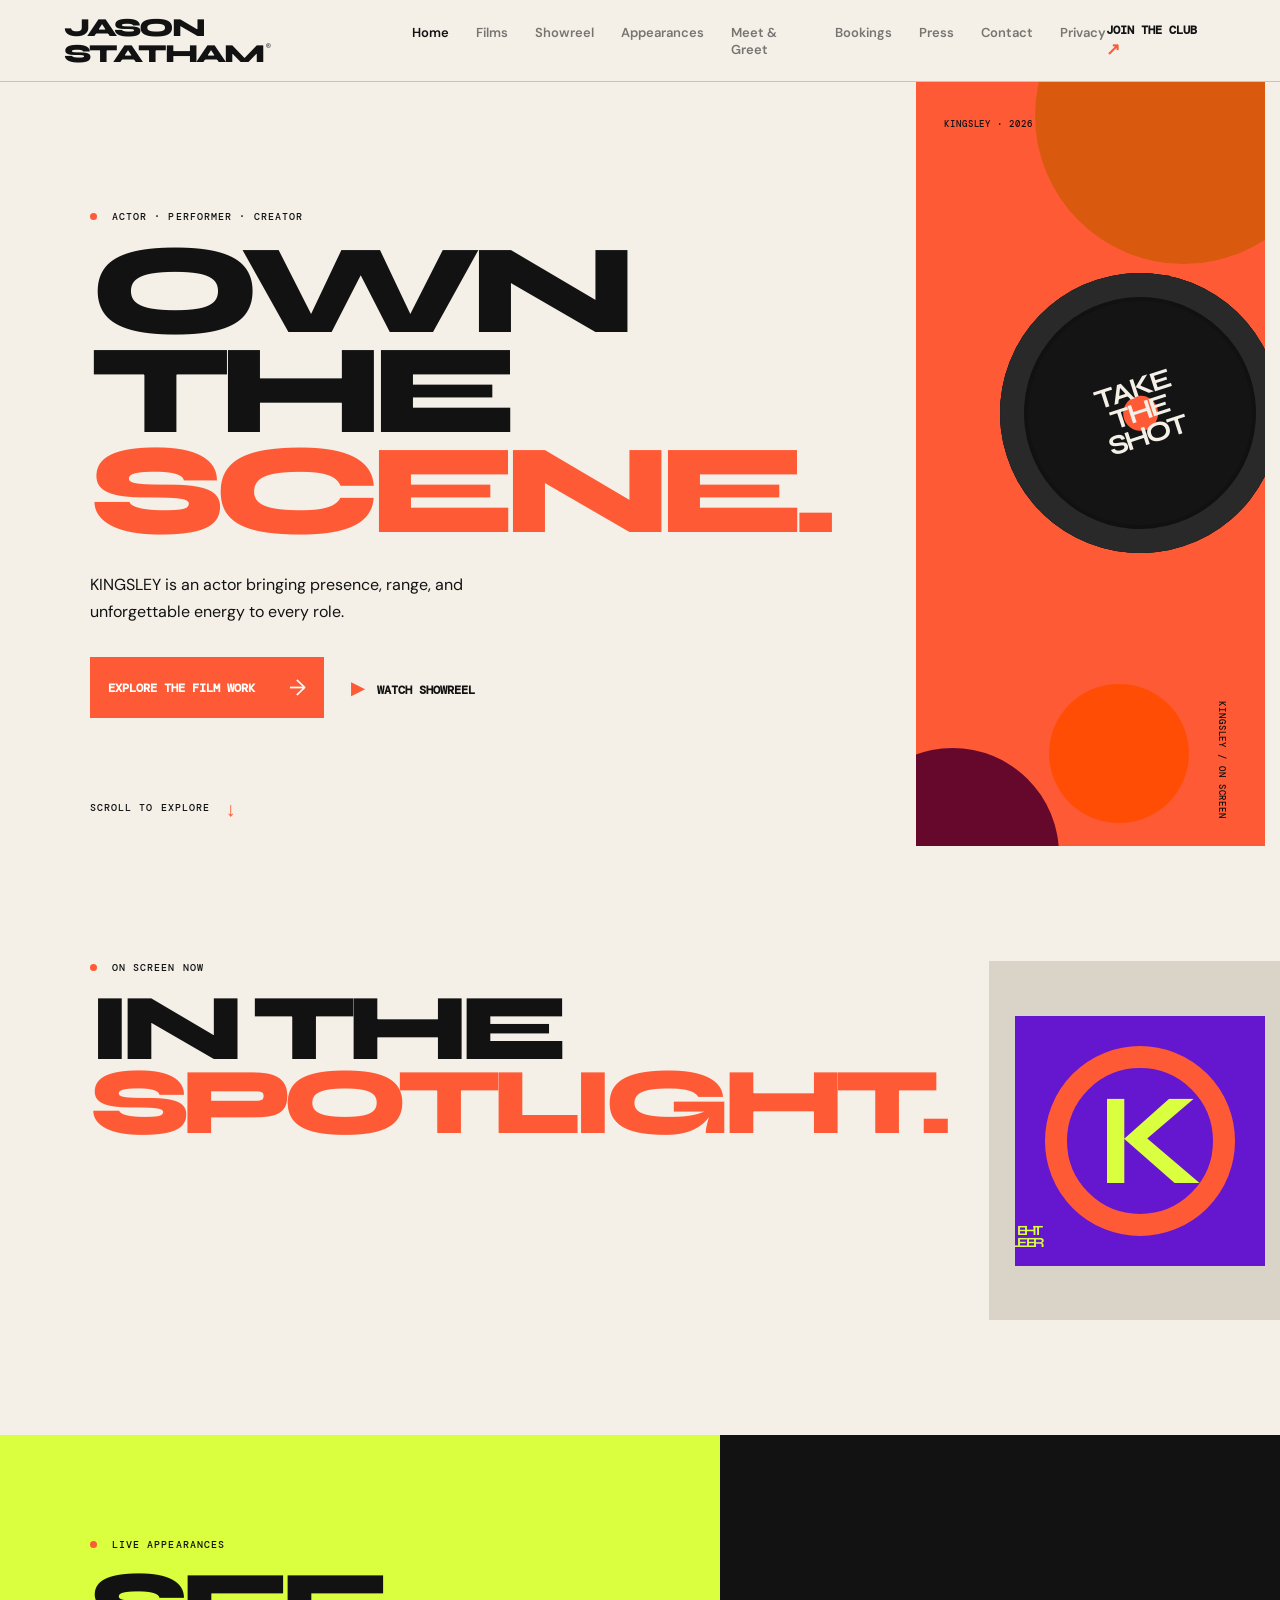
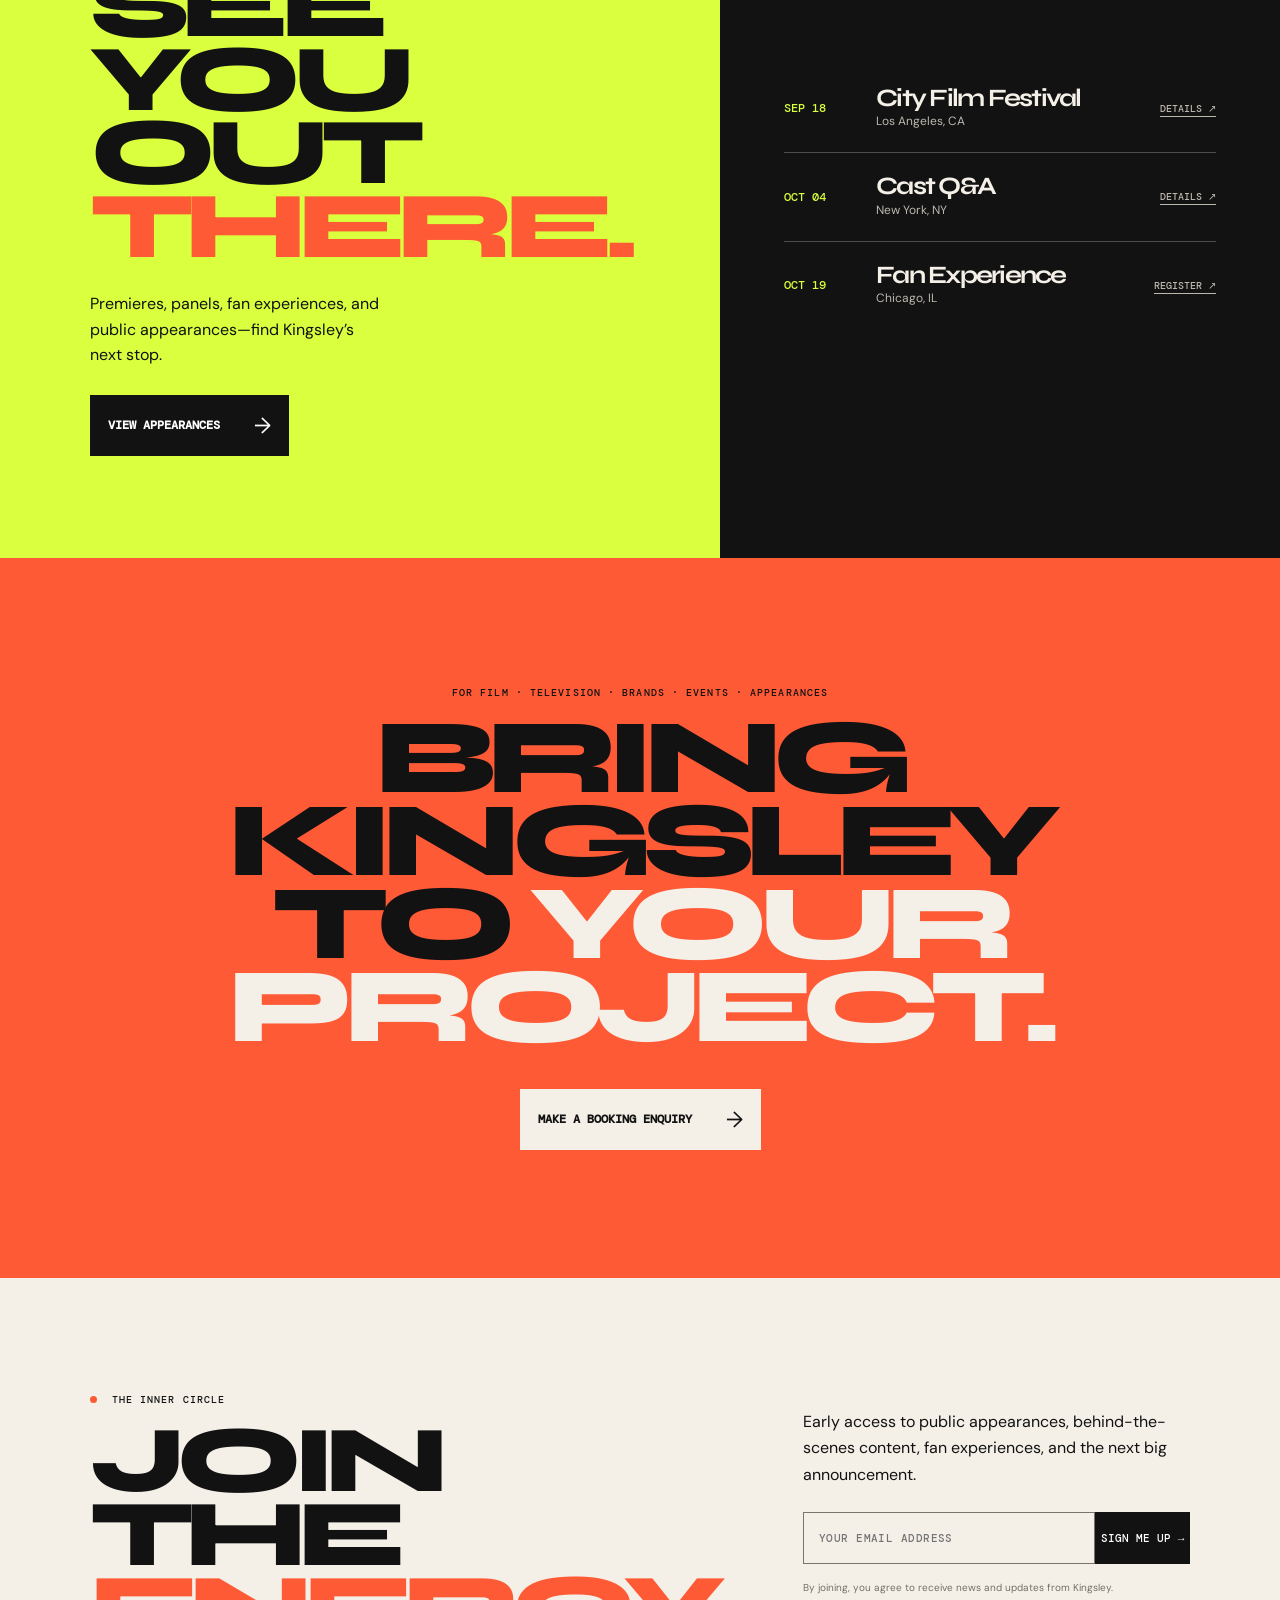
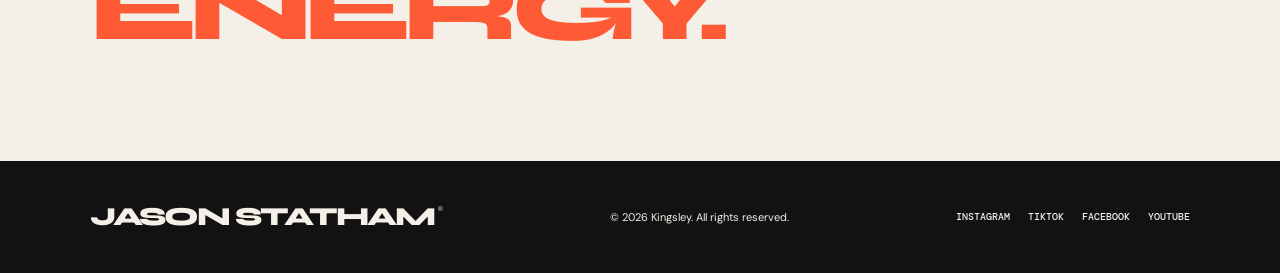
<file: index.html>
<!doctype html>
<html lang="en">
<head>
  <meta charset="utf-8">
  <meta name="viewport" content="width=device-width, initial-scale=1">
  <meta name="description" content="Kingsley — actor, performer, and creator.">
  <title>Kingsley — Official Site</title>

  <link rel="preconnect" href="https://fonts.googleapis.com">
  <link rel="preconnect" href="https://fonts.gstatic.com" crossorigin>
  <link href="https://fonts.googleapis.com/css2?family=DM+Mono&family=DM+Sans:wght@400;500;600;700&family=Syne:wght@500;600;700;800&display=swap" rel="stylesheet">

  <link rel="stylesheet" href="style.css">
</head>

<body>
  <header class="site-header">
    <a class="wordmark" href="index.html">
      JASON STATHAM<span>®</span>
    </a>

  <nav aria-label="Main navigation">
  <a class="active" href="index.html">Home</a>
  <a href="films.html">Films</a>
  <a href="showreel.html">Showreel</a>
  <a href="appearances.html">Appearances</a>
  <a href="meet-greet.html">Meet & Greet</a>
  <a href="bookings.html">Bookings</a>
  <a href="press.html">Press</a>
  <a href="contact.html">Contact</a>
  <a href="privacy.html">Privacy</a>
</nav>
    <a class="nav-cta" href="#fan-club">Join the club <span>↗</span></a>
  </header>

  <main>
    <section class="hero">
      <div class="hero-copy">
        <p class="kicker"><span></span> ACTOR · PERFORMER · CREATOR</p>

        <h1>OWN<br>THE <em>SCENE.</em></h1>

        <p class="intro">
          KINGSLEY is an actor bringing presence, range, and unforgettable
          energy to every role.
        </p>

        <div class="hero-actions">
          <a class="button button-orange" href="films.html">
            Explore the film work <b>→</b>
          </a>

          <a class="play-link" href="showreel.html">
            <i>▶</i> Watch showreel
          </a>
        </div>
      </div>

      <div class="hero-art">
        <p class="art-label top">KINGSLEY · 2026</p>

        <div class="orb orb-one"></div>
        <div class="orb orb-two"></div>
        <div class="orb orb-three"></div>

        <div class="record">
          <span>TAKE<br>THE<br>SHOT</span>
        </div>

        <p class="art-label bottom">KINGSLEY / ON SCREEN</p>
      </div>

      <a class="scroll" href="#latest">
        SCROLL TO EXPLORE <span>↓</span>
      </a>
    </section>

    <section id="latest" class="latest section">
      <div class="section-heading">
        <p class="kicker"><span></span> ON SCREEN NOW</p>
        <h2>IN THE<br><em>SPOTLIGHT.</em></h2>
      </div>

      <div class="release-card">
        <div class="cover-art">
          <div class="cover-ring"></div>
          <b>K</b>
          <span>THE<br>REEL</span>
        </div>

        <div class="release-info">
          <p class="kicker">LATEST PROJECT · FEATURE FILM</p>
          <h3>Coming Soon</h3>

          <p>
            Get the first look at Kingsley’s latest screen work, upcoming
            roles, and behind-the-scenes moments.
          </p>

          <div class="platforms">
            <a href="films.html">Filmography ↗</a>
            <a href="showreel.html">Showreel ↗</a>
            <a href="press.html">Press kit ↗</a>
          </div>
        </div>

        <a class="circle-button" href="films.html" aria-label="Explore films">
          →
        </a>
      </div>
    </section>

    <section class="section split-section">
      <div class="events-panel">
        <p class="kicker"><span></span> LIVE APPEARANCES</p>

        <h2>SEE YOU<br>OUT <em>THERE.</em></h2>

        <p>
          Premieres, panels, fan experiences, and public appearances—find
          Kingsley’s next stop.
        </p>

        <a class="button button-dark" href="appearances.html">
          View appearances <b>→</b>
        </a>
      </div>

      <div class="date-list">
        <article>
          <p>SEP 18</p>
          <div>
            <h3>City Film Festival</h3>
            <span>Los Angeles, CA</span>
          </div>
          <a href="appearances.html">Details ↗</a>
        </article>

        <article>
          <p>OCT 04</p>
          <div>
            <h3>Cast Q&A</h3>
            <span>New York, NY</span>
          </div>
          <a href="appearances.html">Details ↗</a>
        </article>

        <article>
          <p>OCT 19</p>
          <div>
            <h3>Fan Experience</h3>
            <span>Chicago, IL</span>
          </div>
          <a href="meet-greet.html">Register ↗</a>
        </article>
      </div>
    </section>

    <section class="booking-banner">
      <p class="kicker">FOR FILM · TELEVISION · BRANDS · EVENTS · APPEARANCES</p>

      <h2>BRING KINGSLEY<br>TO <em>YOUR PROJECT.</em></h2>

      <a class="button button-light" href="bookings.html">
        Make a booking enquiry <b>→</b>
      </a>
    </section>

    <section id="fan-club" class="fan-club section">
      <div>
        <p class="kicker"><span></span> THE INNER CIRCLE</p>
        <h2>JOIN THE<br><em>ENERGY.</em></h2>
      </div>

      <div>
        <p>
          Early access to public appearances, behind-the-scenes content, fan
          experiences, and the next big announcement.
        </p>

        <form>
          <label class="sr-only" for="email">Email address</label>
          <input
            id="email"
            type="email"
            placeholder="YOUR EMAIL ADDRESS"
            required
          >
          <button type="submit">Sign me up →</button>
        </form>

        <small>
          By joining, you agree to receive news and updates from Kingsley.
        </small>
      </div>
    </section>
  </main>

  <footer>
    <a class="wordmark" href="index.html">JASON STATHAM<span>®</span></a>

    <p>© 2026 Kingsley. All rights reserved.</p>

    <div>
      <a href="#">Instagram</a>
      <a href="">TikTok</a>
       <a href="https://www.facebook.com/share/1C35UZ9Qxc/?mibextid=wwXIfr">FACEBOOK</a>
      <a href="https://www.facebook.com/share/1C35UZ9Qxc/?mibextid=wwXIfr">YouTube</a>
    </div>
  </footer>
</body>
</html>
</file>
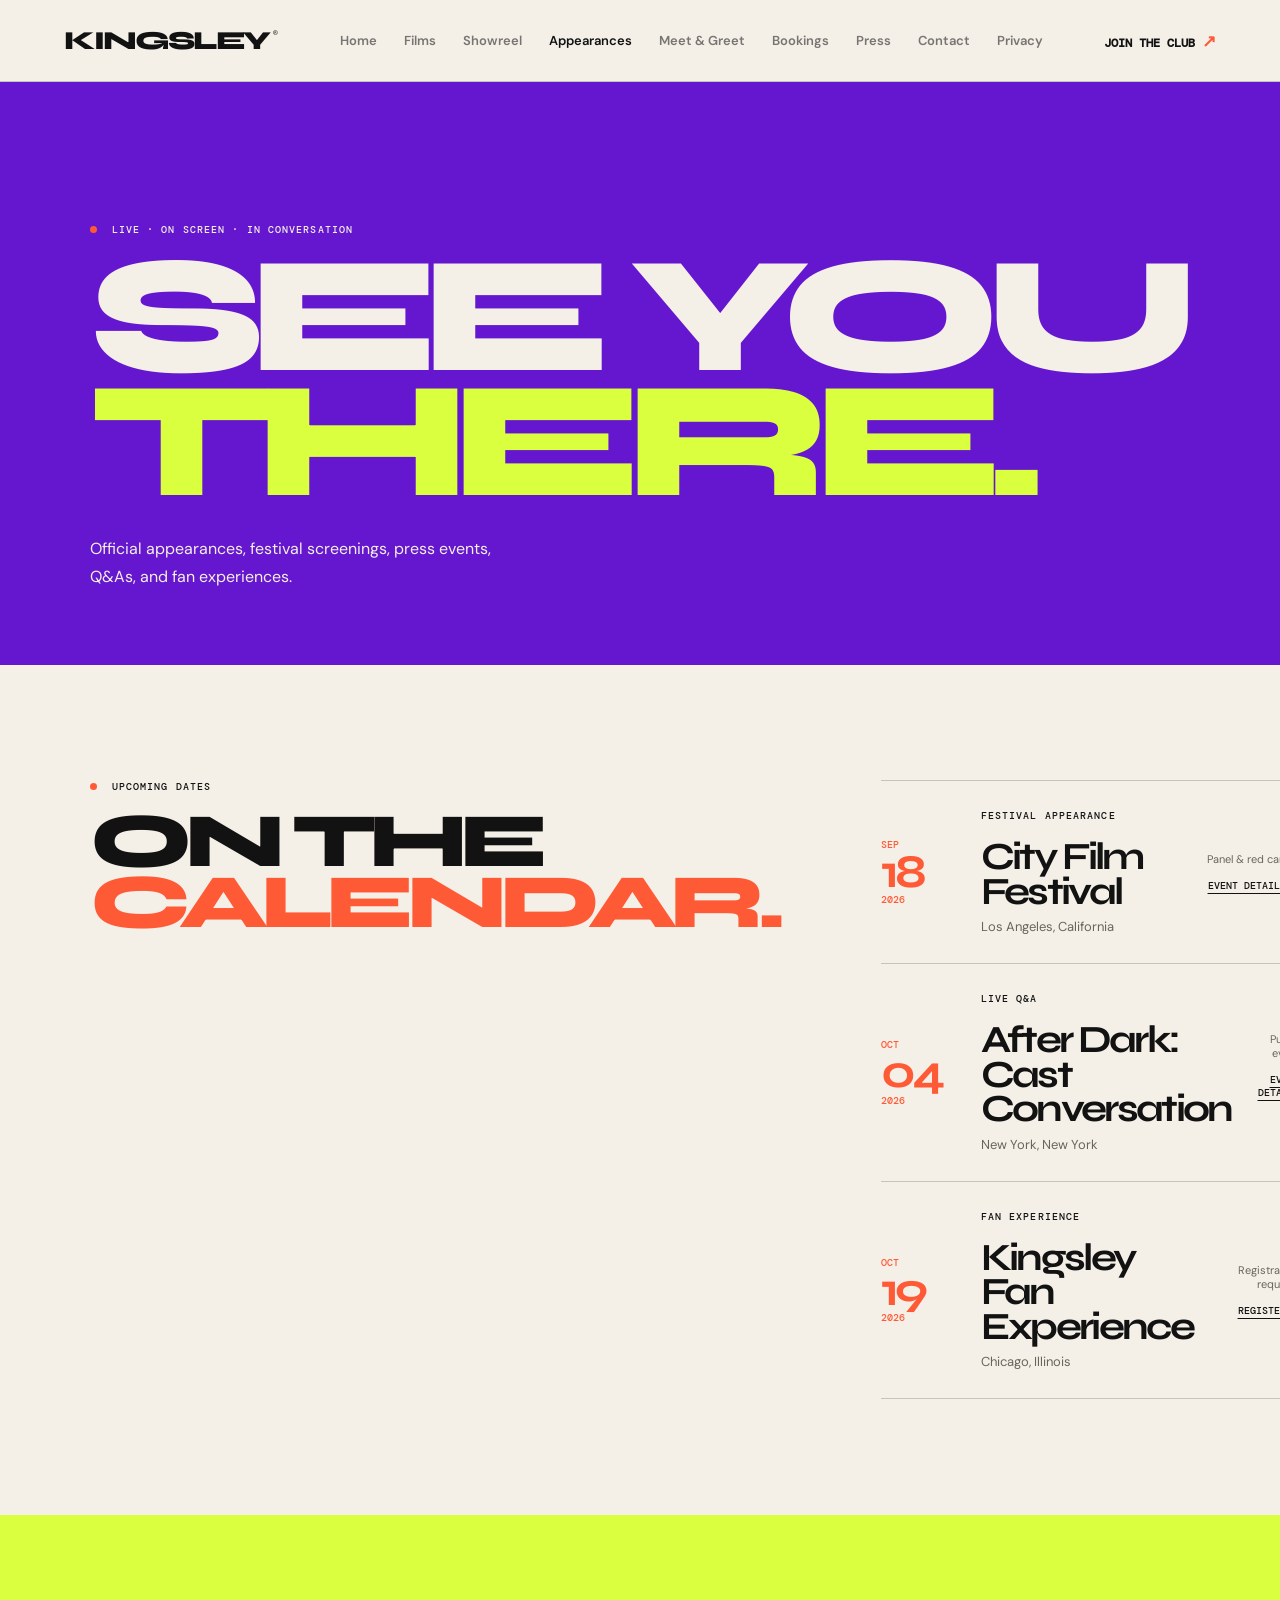
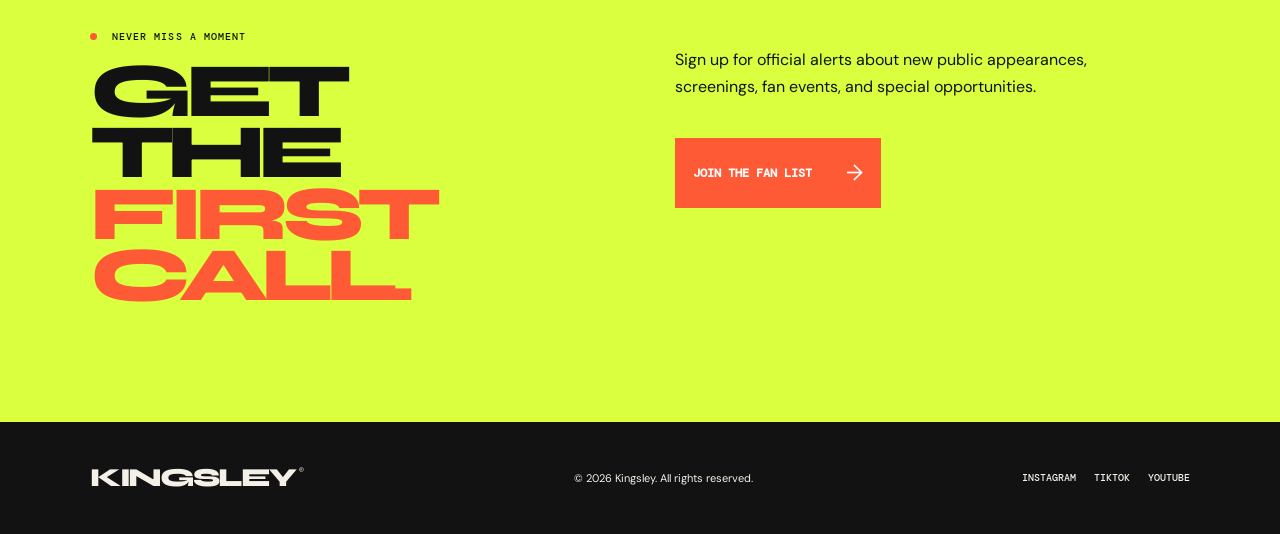
<file: appearances.html>
<!doctype html>
<html lang="en">
<head>
  <meta charset="utf-8">
  <meta name="viewport" content="width=device-width, initial-scale=1">
  <meta name="description" content="Upcoming public appearances and events with Kingsley.">
  <title>Appearances — Kingsley</title>

  <link rel="preconnect" href="https://fonts.googleapis.com">
  <link rel="preconnect" href="https://fonts.gstatic.com" crossorigin>
  <link href="https://fonts.googleapis.com/css2?family=DM+Mono&family=DM+Sans:wght@400;500;600;700&family=Syne:wght@500;600;700;800&display=swap" rel="stylesheet">

  <link rel="stylesheet" href="style.css">
</head>
<body>
  <header class="site-header">
    <a class="wordmark" href="index.html">KINGSLEY<span>®</span></a>

    <nav aria-label="Main navigation">
  <a href="index.html">Home</a>
  <a href="films.html">Films</a>
  <a href="showreel.html">Showreel</a>
  <a class="active" href="appearances.html">Appearances</a>
  <a href="meet-greet.html">Meet & Greet</a>
  <a href="bookings.html">Bookings</a>
  <a href="press.html">Press</a>
  <a href="contact.html">Contact</a>
  <a href="privacy.html">Privacy</a>
</nav>
   

    <a class="nav-cta" href="index.html#fan-club">Join the club <span>↗</span></a>
  </header>

  <main>
    <section class="appearances-hero">
      <p class="kicker"><span></span> LIVE · ON SCREEN · IN CONVERSATION</p>
      <h1>SEE YOU<br><em>THERE.</em></h1>
      <p>Official appearances, festival screenings, press events, Q&As, and fan experiences.</p>
    </section>

    <section class="appearance-list section">
      <div class="appearance-list-heading">
        <p class="kicker"><span></span> UPCOMING DATES</p>
        <h2>ON THE<br><em>CALENDAR.</em></h2>
      </div>

      <div class="appearance-events">
        <article class="appearance-event">
          <div class="event-date">
            <span>SEP</span>
            <strong>18</strong>
            <small>2026</small>
          </div>

          <div class="event-info">
            <p class="kicker">FESTIVAL APPEARANCE</p>
            <h3>City Film Festival</h3>
            <p>Los Angeles, California</p>
          </div>

          <div class="event-action">
            <span>Panel & red carpet</span>
            <a href="#">Event details ↗</a>
          </div>
        </article>

        <article class="appearance-event">
          <div class="event-date">
            <span>OCT</span>
            <strong>04</strong>
            <small>2026</small>
          </div>

          <div class="event-info">
            <p class="kicker">LIVE Q&A</p>
            <h3>After Dark: Cast Conversation</h3>
            <p>New York, New York</p>
          </div>

          <div class="event-action">
            <span>Public event</span>
            <a href="#">Event details ↗</a>
          </div>
        </article>

        <article class="appearance-event">
          <div class="event-date">
            <span>OCT</span>
            <strong>19</strong>
            <small>2026</small>
          </div>

          <div class="event-info">
            <p class="kicker">FAN EXPERIENCE</p>
            <h3>Kingsley Fan Experience</h3>
            <p>Chicago, Illinois</p>
          </div>

          <div class="event-action">
            <span>Registration required</span>
            <a href="meet-greet.html">Register ↗</a>
          </div>
        </article>
      </div>
    </section>

    <section class="announcement-section">
      <div>
        <p class="kicker"><span></span> NEVER MISS A MOMENT</p>
        <h2>GET THE<br><em>FIRST CALL.</em></h2>
      </div>

      <div>
        <p>
          Sign up for official alerts about new public appearances,
          screenings, fan events, and special opportunities.
        </p>

        <a class="button button-orange" href="index.html#fan-club">
          Join the fan list <b>→</b>
        </a>
      </div>
    </section>
  </main>

  <footer>
    <a class="wordmark" href="index.html">KINGSLEY<span>®</span></a>
    <p>© 2026 Kingsley. All rights reserved.</p>

    <div>
      <a href="#">Instagram</a>
      <a href="#">TikTok</a>
      <a href="#">YouTube</a>
    </div>
  </footer>
</body>
</html>
</file>
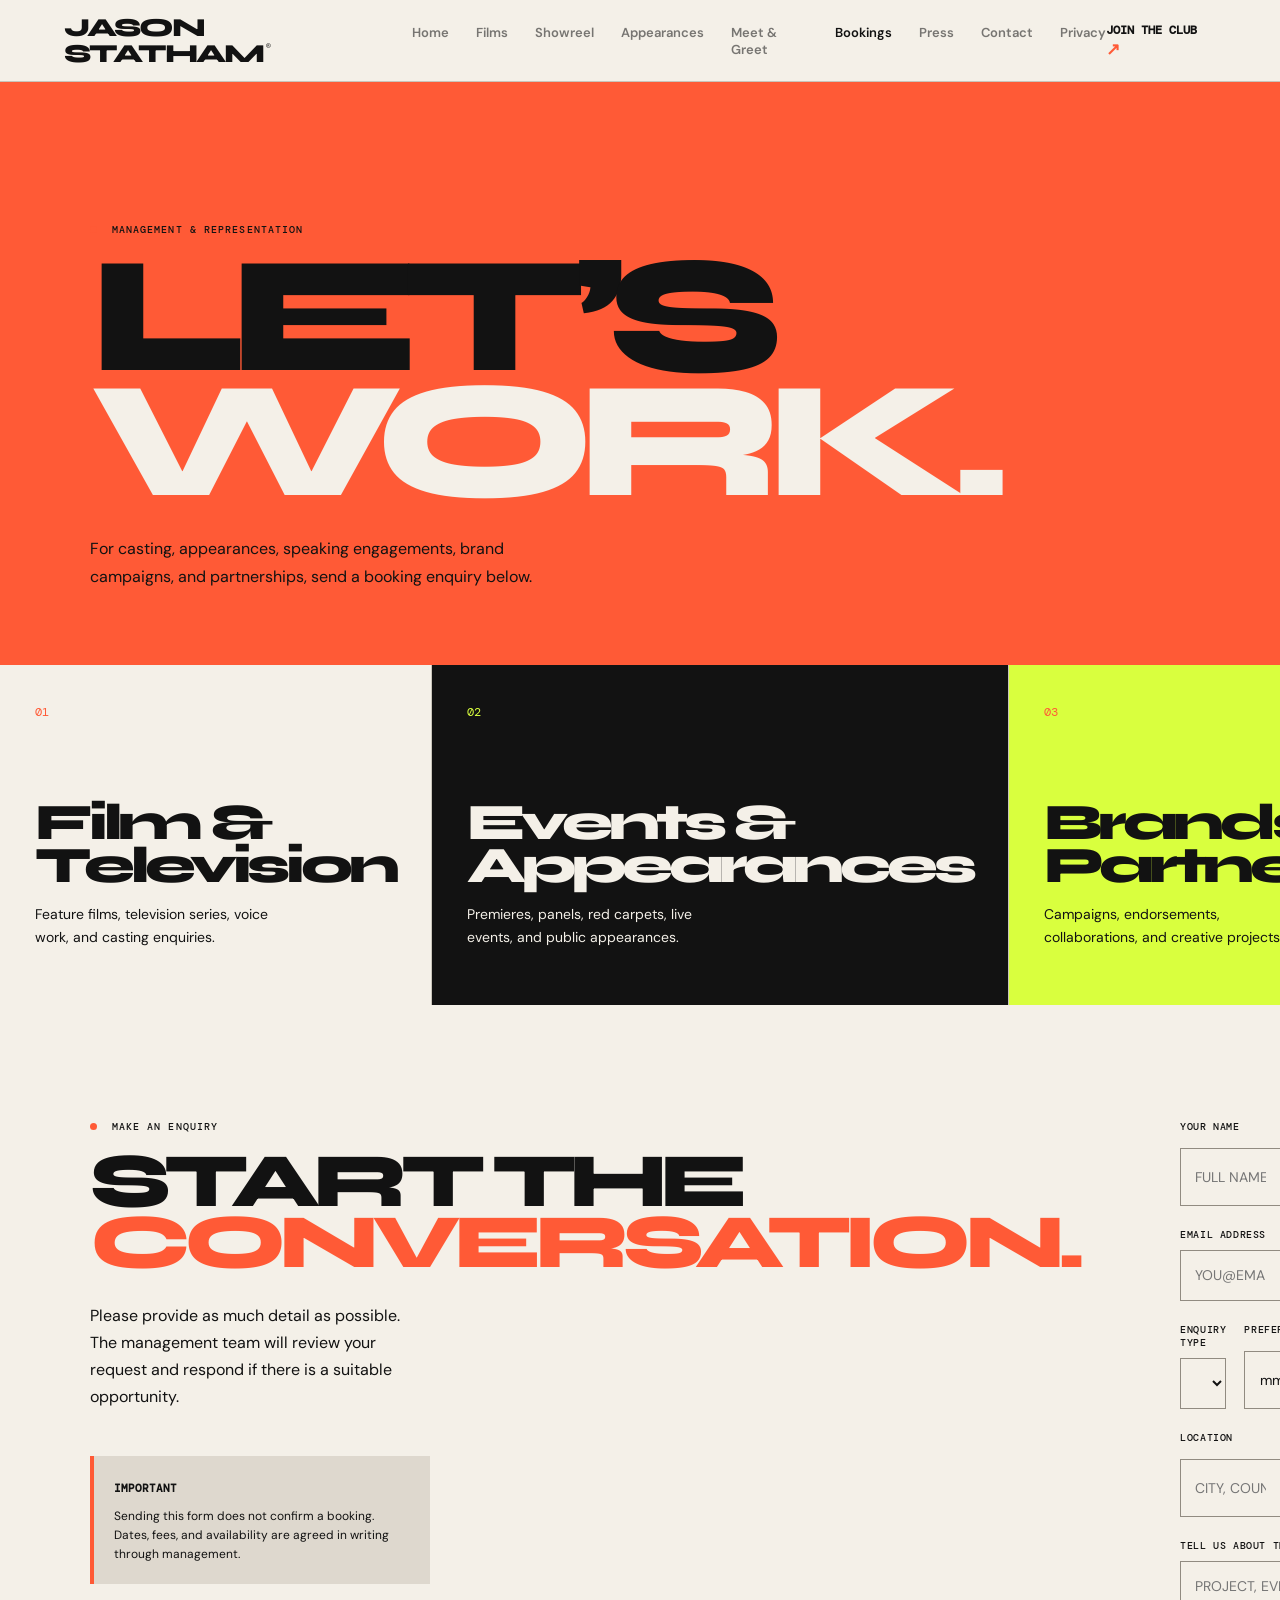
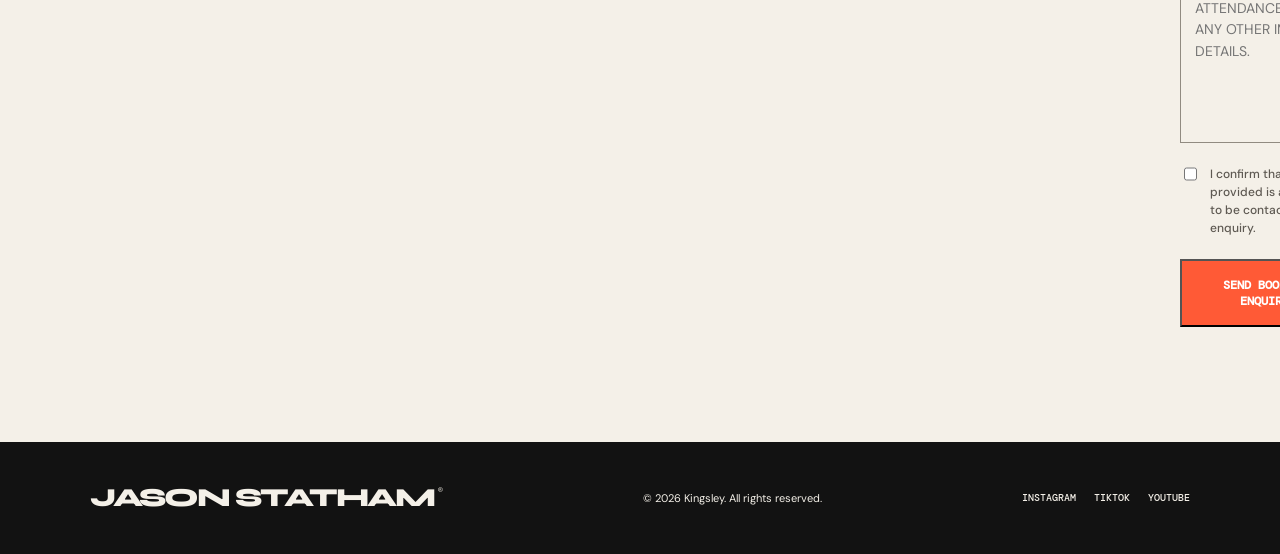
<file: bookings.html>
<!doctype html>
<html lang="en">
<head>
  <meta charset="utf-8">
  <meta name="viewport" content="width=device-width, initial-scale=1">
  <meta name="description" content="Book Kingsley for film, television, events, and brand collaborations.">
  <title>Bookings — Kingsley</title>

  <link rel="preconnect" href="https://fonts.googleapis.com">
  <link rel="preconnect" href="https://fonts.gstatic.com" crossorigin>
  <link href="https://fonts.googleapis.com/css2?family=DM+Mono&family=DM+Sans:wght@400;500;600;700&family=Syne:wght@500;600;700;800&display=swap" rel="stylesheet">

  <link rel="stylesheet" href="style.css">
</head>

<body>
  <header class="site-header">
    <a class="wordmark" href="index.html">JASON STATHAM<span>®</span></a>

   <nav aria-label="Main navigation">
  <a href="index.html">Home</a>
  <a href="films.html">Films</a>
  <a href="showreel.html">Showreel</a>
  <a href="appearances.html">Appearances</a>
  <a href="meet-greet.html">Meet & Greet</a>
  <a class="active" href="bookings.html">Bookings</a>
  <a href="press.html">Press</a>
  <a href="contact.html">Contact</a>
  <a href="privacy.html">Privacy</a>
</nav>
    <a class="nav-cta" href="index.html#fan-club">Join the club <span>↗</span></a>
  </header>

  <main>
    <section class="booking-hero">
      <p class="kicker"><span></span> MANAGEMENT & REPRESENTATION</p>

      <h1>LET’S<br><em>WORK.</em></h1>

      <p>
        For casting, appearances, speaking engagements, brand campaigns,
        and partnerships, send a booking enquiry below.
      </p>
    </section>

    <section class="booking-options">
      <article>
        <span>01</span>
        <h2>Film &<br>Television</h2>
        <p>Feature films, television series, voice work, and casting enquiries.</p>
      </article>

      <article>
        <span>02</span>
        <h2>Events &<br>Appearances</h2>
        <p>Premieres, panels, red carpets, live events, and public appearances.</p>
      </article>

      <article>
        <span>03</span>
        <h2>Brands &<br>Partnerships</h2>
        <p>Campaigns, endorsements, collaborations, and creative projects.</p>
      </article>
    </section>

    <section class="booking-form-section section">
      <div class="booking-intro">
        <p class="kicker"><span></span> MAKE AN ENQUIRY</p>
        <h2>START THE<br><em>CONVERSATION.</em></h2>

        <p>
          Please provide as much detail as possible. The management team will
          review your request and respond if there is a suitable opportunity.
        </p>

        <div class="booking-note">
          <strong>Important</strong>
          <p>
            Sending this form does not confirm a booking. Dates, fees, and
            availability are agreed in writing through management.
          </p>
        </div>
      </div>

      <form class="booking-form" action="#" method="post">
        <div class="form-row">
          <label for="name">
            Your name
            <input id="name" name="name" type="text" placeholder="FULL NAME" required>
          </label>

          <label for="company">
            Company or organisation
            <input id="company" name="company" type="text" placeholder="COMPANY NAME">
          </label>
        </div>

        <div class="form-row">
          <label for="email">
            Email address
            <input id="email" name="email" type="email" placeholder="YOU@EMAIL.COM" required>
          </label>

          <label for="phone">
            Phone number
            <input id="phone" name="phone" type="tel" placeholder="+1 000 000 0000">
          </label>
        </div>

        <div class="form-row">
          <label for="enquiry-type">
            Enquiry type
            <select id="enquiry-type" name="enquiry-type" required>
              <option value="">SELECT AN OPTION</option>
              <option>Film or television role</option>
              <option>Event appearance</option>
              <option>Brand partnership</option>
              <option>Interview or press</option>
              <option>Speaking engagement</option>
              <option>Other</option>
            </select>
          </label>

          <label for="event-date">
            Preferred date
            <input id="event-date" name="event-date" type="date">
          </label>
        </div>

        <div class="form-row">
          <label for="location">
            Location
            <input id="location" name="location" type="text" placeholder="CITY, COUNTRY">
          </label>

          <label for="budget">
            Estimated budget
            <select id="budget" name="budget">
              <option value="">SELECT A RANGE</option>
              <option>Under $5,000</option>
              <option>$5,000 – $15,000</option>
              <option>$15,000 – $50,000</option>
              <option>$50,000+</option>
              <option>To be discussed</option>
            </select>
          </label>
        </div>

        <label for="message" class="full-width">
          Tell us about the opportunity
          <textarea
            id="message"
            name="message"
            rows="7"
            placeholder="PROJECT, EVENT, EXPECTED ATTENDANCE, TIMELINE, AND ANY OTHER IMPORTANT DETAILS."
            required
          ></textarea>
        </label>

        <label class="consent">
          <input type="checkbox" required>
          <span>
            I confirm that the information provided is accurate and agree to
            be contacted about this enquiry.
          </span>
        </label>

        <button class="button button-orange" type="submit">
          Send booking enquiry <b>→</b>
        </button>
      </form>
    </section>
  </main>

  <footer>
    <a class="wordmark" href="index.html">JASON STATHAM<span>®</span></a>

    <p>© 2026 Kingsley. All rights reserved.</p>

    <div>
      <a href="#">Instagram</a>
      <a href="#">TikTok</a>
      <a href="#">YouTube</a>
    </div>
  </footer>
</body>
</html>
</file>
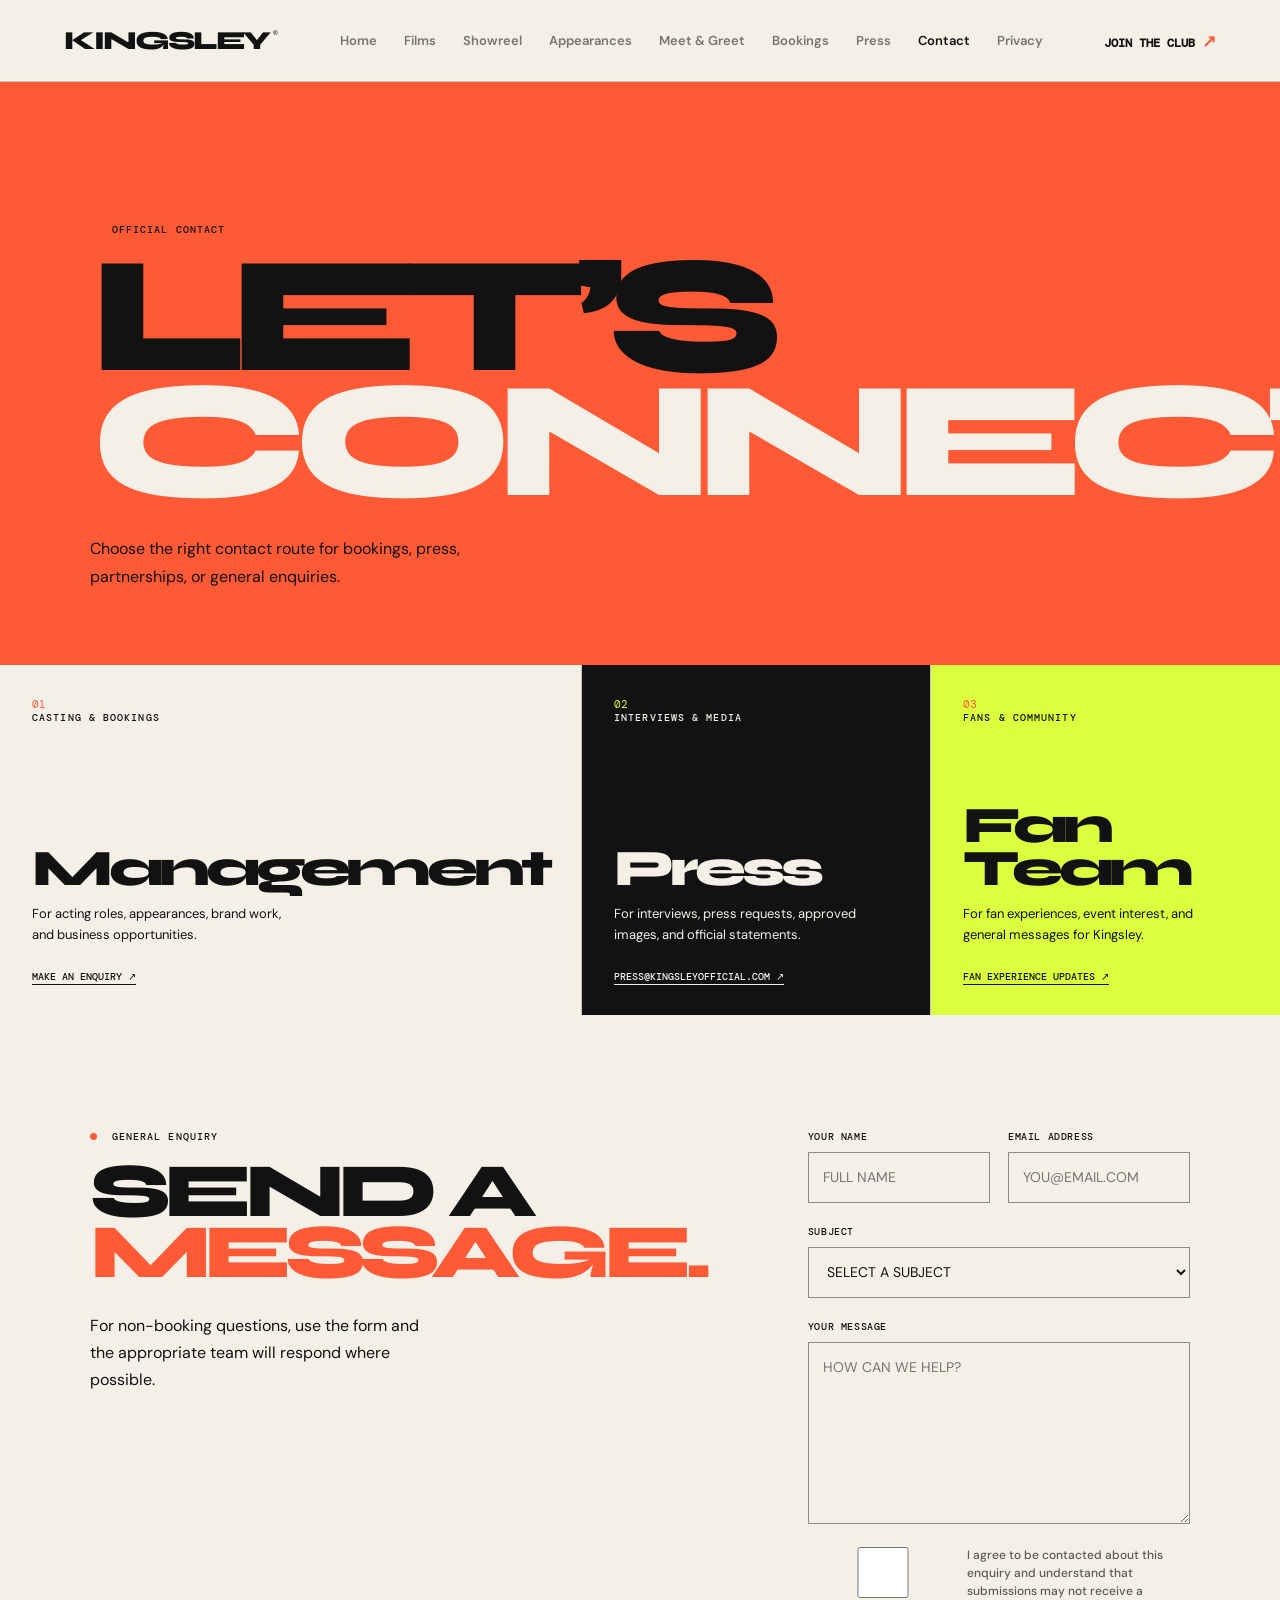
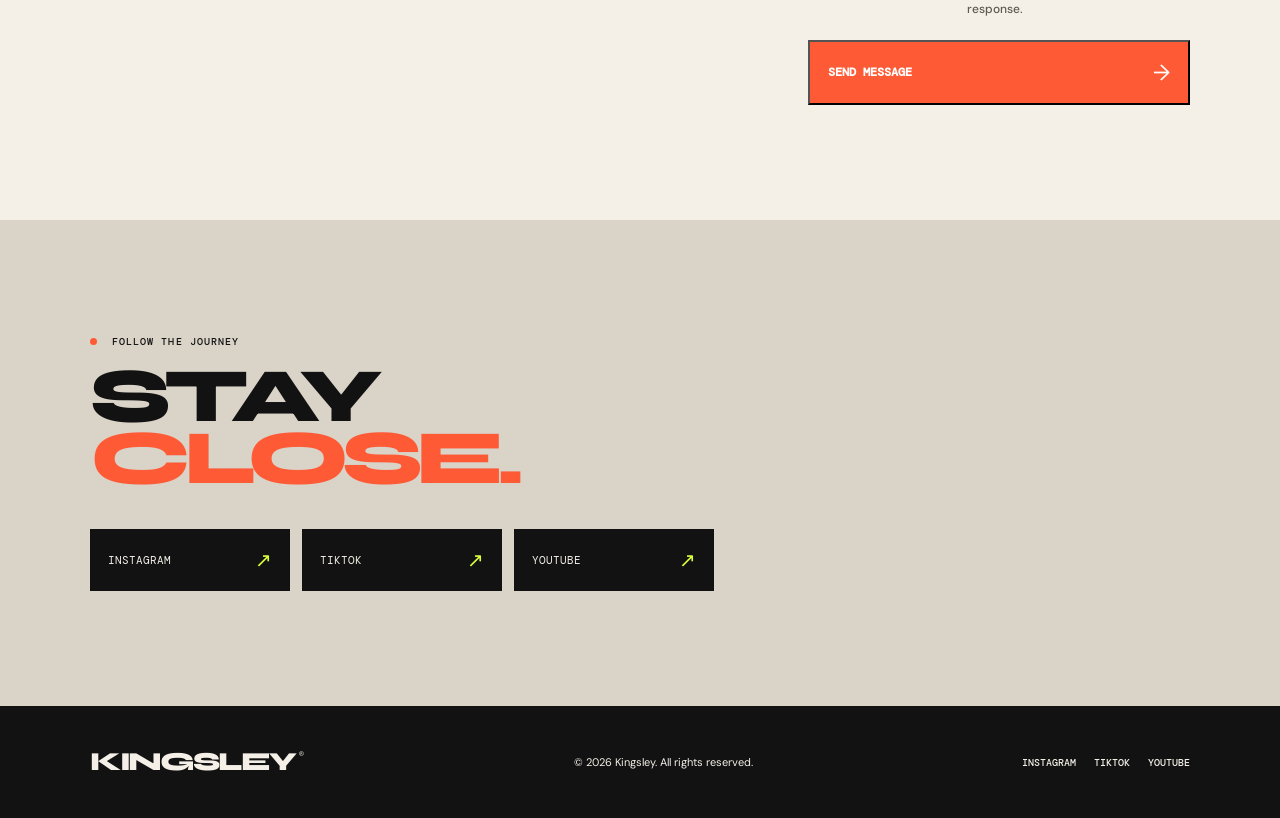
<file: contact.html>
<!doctype html>
<html lang="en">
<head>
  <meta charset="utf-8">
  <meta name="viewport" content="width=device-width, initial-scale=1">
  <meta name="description" content="Contact Kingsley's management and official team.">
  <title>Contact — Kingsley</title>

  <link rel="preconnect" href="https://fonts.googleapis.com">
  <link rel="preconnect" href="https://fonts.gstatic.com" crossorigin>
  <link href="https://fonts.googleapis.com/css2?family=DM+Mono&family=DM+Sans:wght@400;500;600;700&family=Syne:wght@500;600;700;800&display=swap" rel="stylesheet">

  <link rel="stylesheet" href="style.css">
</head>

<body>
  <header class="site-header">
    <a class="wordmark" href="index.html">KINGSLEY<span>®</span></a>

  <nav aria-label="Main navigation">
  <a href="index.html">Home</a>
  <a href="films.html">Films</a>
  <a href="showreel.html">Showreel</a>
  <a href="appearances.html">Appearances</a>
  <a href="meet-greet.html">Meet & Greet</a>
  <a href="bookings.html">Bookings</a>
  <a href="press.html">Press</a>
  <a class="active" href="contact.html">Contact</a>
  <a href="privacy.html">Privacy</a>
</nav>
    <a class="nav-cta" href="index.html#fan-club">Join the club <span>↗</span></a>
  </header>

  <main>
    <section class="contact-hero">
      <p class="kicker"><span></span> OFFICIAL CONTACT</p>

      <h1>LET’S<br><em>CONNECT.</em></h1>

      <p>
        Choose the right contact route for bookings, press, partnerships, or
        general enquiries.
      </p>
    </section>

    <section class="contact-routes">
      <article>
        <span>01</span>
        <p class="kicker">CASTING & BOOKINGS</p>
        <h2>Management</h2>
        <p>For acting roles, appearances, brand work, and business opportunities.</p>
        <a href="bookings.html">Make an enquiry ↗</a>
      </article>

      <article>
        <span>02</span>
        <p class="kicker">INTERVIEWS & MEDIA</p>
        <h2>Press</h2>
        <p>For interviews, press requests, approved images, and official statements.</p>
        <a href="mailto:press@kingsleyofficial.com">press@kingsleyofficial.com ↗</a>
      </article>

      <article>
        <span>03</span>
        <p class="kicker">FANS & COMMUNITY</p>
        <h2>Fan Team</h2>
        <p>For fan experiences, event interest, and general messages for Kingsley.</p>
        <a href="meet-greet.html">Fan experience updates ↗</a>
      </article>
    </section>

    <section class="contact-form-section section">
      <div class="contact-form-intro">
        <p class="kicker"><span></span> GENERAL ENQUIRY</p>
        <h2>SEND A<br><em>MESSAGE.</em></h2>

        <p>
          For non-booking questions, use the form and the appropriate team
          will respond where possible.
        </p>
      </div>

      <form class="contact-form" action="#" method="post">
        <div class="form-row">
          <label for="contact-name">
            Your name
            <input id="contact-name" name="contact-name" type="text" placeholder="FULL NAME" required>
          </label>

          <label for="contact-email">
            Email address
            <input id="contact-email" name="contact-email" type="email" placeholder="YOU@EMAIL.COM" required>
          </label>
        </div>

        <label for="contact-subject" class="full-width">
          Subject
          <select id="contact-subject" name="contact-subject" required>
            <option value="">SELECT A SUBJECT</option>
            <option>General enquiry</option>
            <option>Press or interview</option>
            <option>Fan message</option>
            <option>Website issue</option>
            <option>Other</option>
          </select>
        </label>

        <label for="contact-message" class="full-width">
          Your message
          <textarea
            id="contact-message"
            name="contact-message"
            rows="7"
            placeholder="HOW CAN WE HELP?"
            required
          ></textarea>
        </label>

        <label class="consent">
          <input type="checkbox" required>
          <span>
            I agree to be contacted about this enquiry and understand that
            submissions may not receive a response.
          </span>
        </label>

        <button class="button button-orange" type="submit">
          Send message <b>→</b>
        </button>
      </form>
    </section>

    <section class="social-section">
      <p class="kicker"><span></span> FOLLOW THE JOURNEY</p>
      <h2>STAY<br><em>CLOSE.</em></h2>

      <div class="social-links">
        <a href="#">Instagram <span>↗</span></a>
        <a href="#">TikTok <span>↗</span></a>
        <a href="#">YouTube <span>↗</span></a>
      </div>
    </section>
  </main>

  <footer>
    <a class="wordmark" href="index.html">KINGSLEY<span>®</span></a>
    <p>© 2026 Kingsley. All rights reserved.</p>

    <div>
      <a href="#">Instagram</a>
      <a href="#">TikTok</a>
      <a href="#">YouTube</a>
    </div>
  </footer>
</body>
</html>
</file>
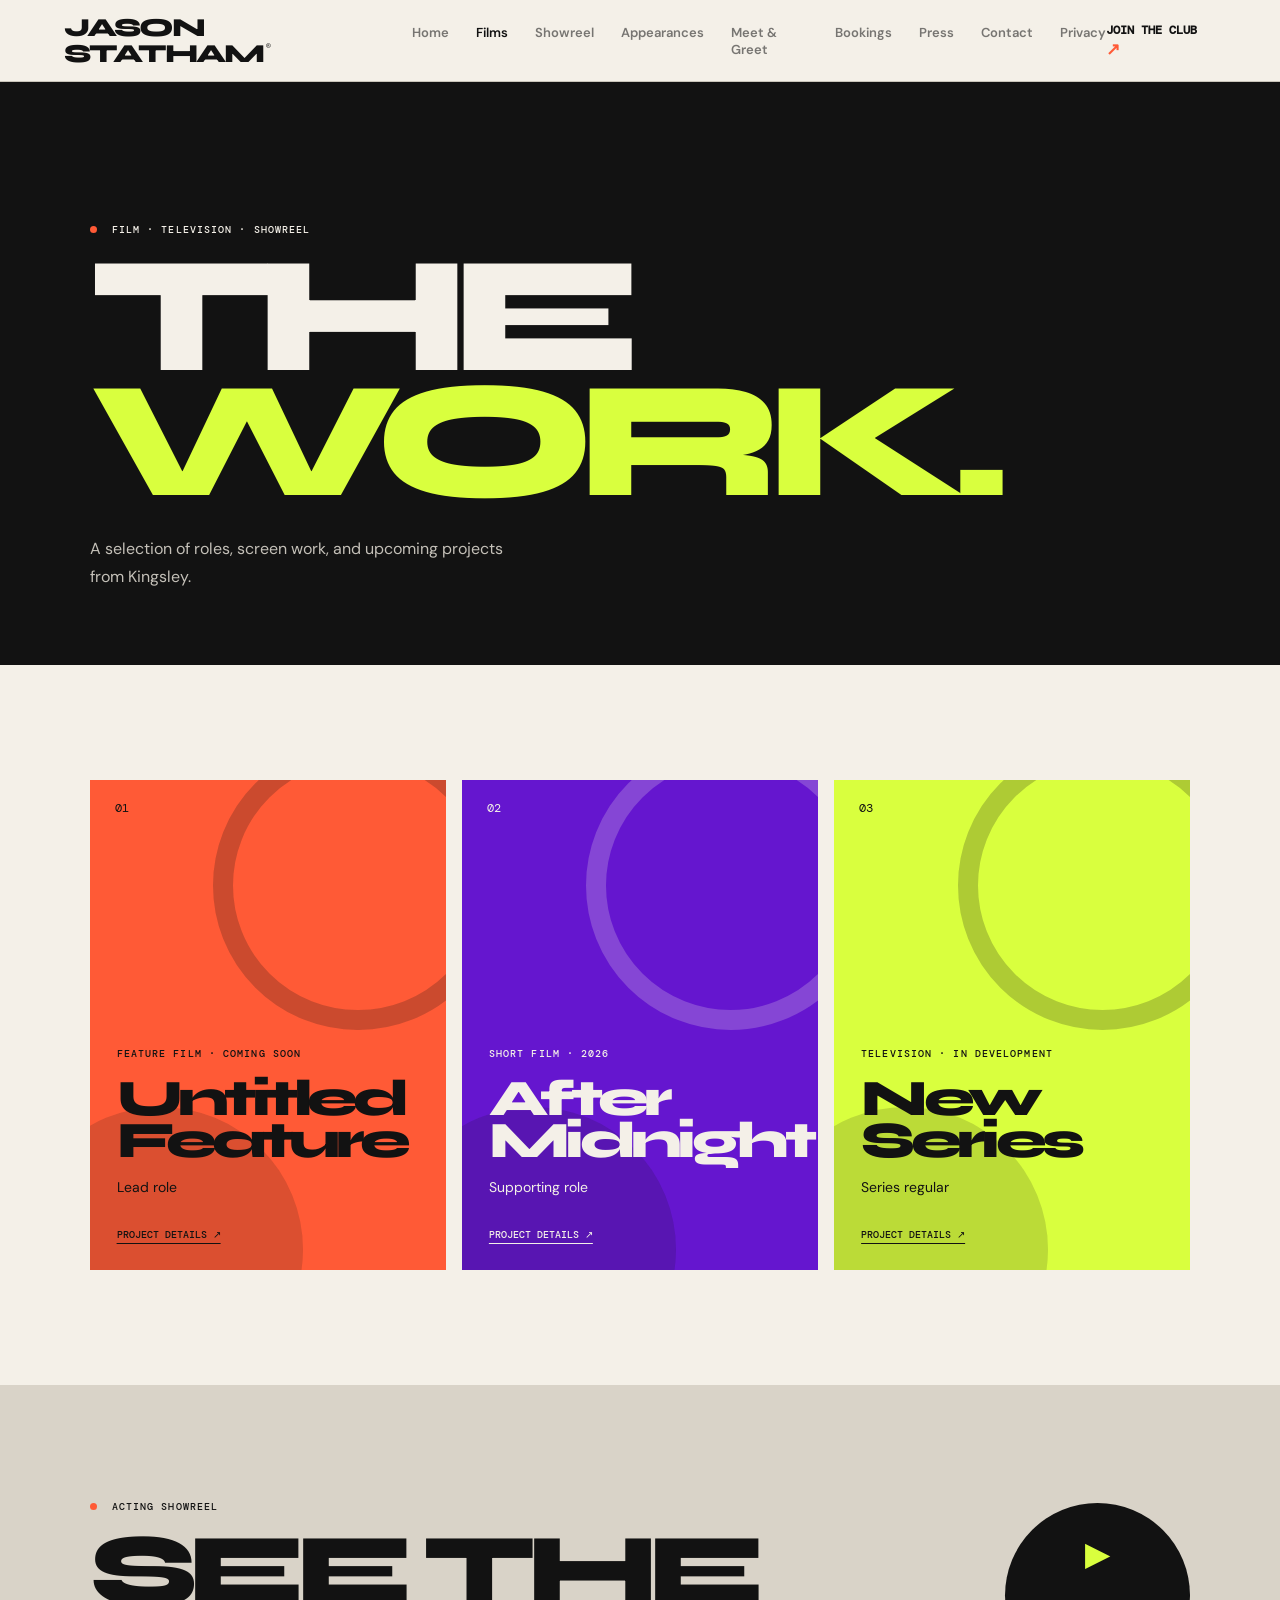
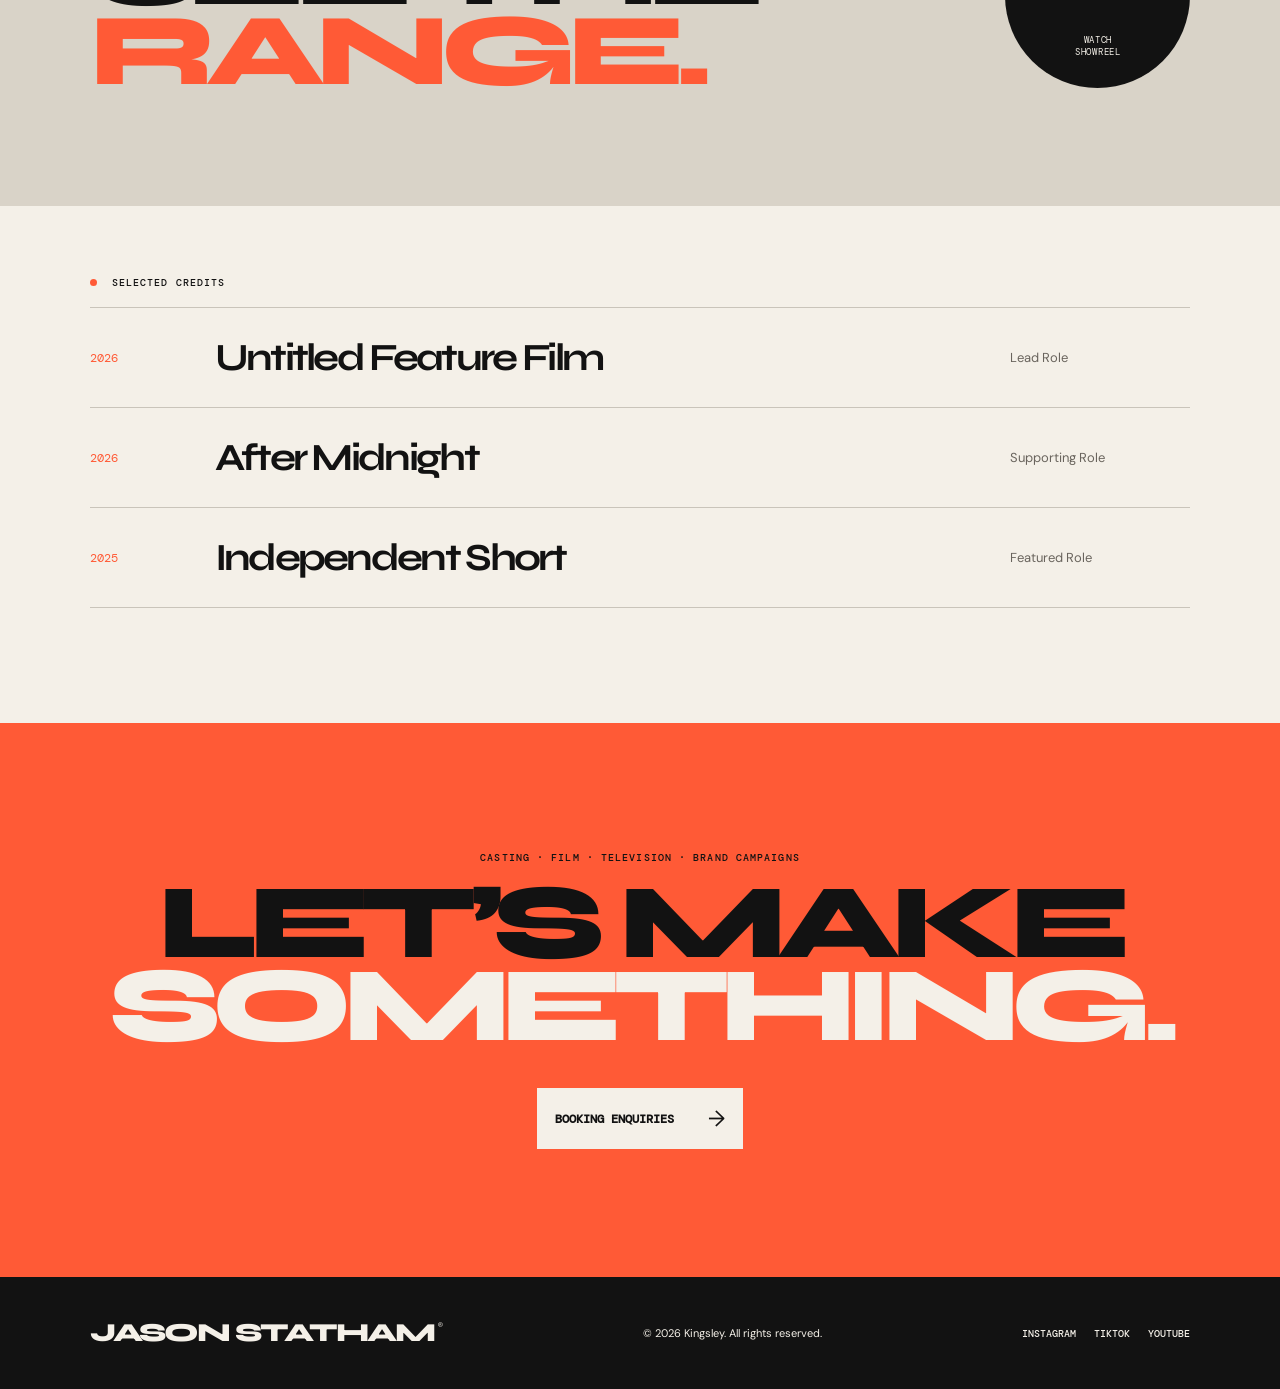
<file: films.html>
<!doctype html>
<html lang="en">
<head>
  <meta charset="utf-8">
  <meta name="viewport" content="width=device-width, initial-scale=1">
  <meta name="description" content="Film work and showreel from Kingsley.">
  <title>Films — Kingsley</title>

  <link rel="preconnect" href="https://fonts.googleapis.com">
  <link rel="preconnect" href="https://fonts.gstatic.com" crossorigin>
  <link href="https://fonts.googleapis.com/css2?family=DM+Mono&family=DM+Sans:wght@400;500;600;700&family=Syne:wght@500;600;700;800&display=swap" rel="stylesheet">

  <link rel="stylesheet" href="style.css">
</head>

<body>
  <header class="site-header">
    <a class="wordmark" href="index.html">JASON STATHAM<span>®</span></a>

 <nav aria-label="Main navigation">
  <a href="index.html">Home</a>
  <a class="active" href="films.html">Films</a>
  <a href="showreel.html">Showreel</a>
  <a href="appearances.html">Appearances</a>
  <a href="meet-greet.html">Meet & Greet</a>
  <a href="bookings.html">Bookings</a>
  <a href="press.html">Press</a>
  <a href="contact.html">Contact</a>
  <a href="privacy.html">Privacy</a>
</nav>

    <a class="nav-cta" href="index.html#fan-club">Join the club <span>↗</span></a>
  </header>

  <main>
    <section class="film-hero">
      <p class="kicker"><span></span> FILM · TELEVISION · SHOWREEL</p>

      <h1>THE<br><em>WORK.</em></h1>

      <p>
        A selection of roles, screen work, and upcoming projects from
        Kingsley.
      </p>
    </section>

    <section class="film-grid section">
      <article class="film-card card-one">
        <div class="film-number">01</div>
        <div class="film-card-content">
          <p class="kicker">FEATURE FILM · COMING SOON</p>
          <h2>Untitled<br>Feature</h2>
          <p>Lead role</p>
          <a href="#" class="film-link">Project details ↗</a>
        </div>
      </article>

      <article class="film-card card-two">
        <div class="film-number">02</div>
        <div class="film-card-content">
          <p class="kicker">SHORT FILM · 2026</p>
          <h2>After<br>Midnight</h2>
          <p>Supporting role</p>
          <a href="#" class="film-link">Project details ↗</a>
        </div>
      </article>

      <article class="film-card card-three">
        <div class="film-number">03</div>
        <div class="film-card-content">
          <p class="kicker">TELEVISION · IN DEVELOPMENT</p>
          <h2>New<br>Series</h2>
          <p>Series regular</p>
          <a href="#" class="film-link">Project details ↗</a>
        </div>
      </article>
    </section>

    <section class="showreel-section">
      <div>
        <p class="kicker"><span></span> ACTING SHOWREEL</p>
        <h2>SEE THE<br><em>RANGE.</em></h2>
      </div>

      <a class="showreel-play" href="showreel.html" aria-label="Watch showreel">
        <span>▶</span>
        <small>WATCH<br>SHOWREEL</small>
      </a>
    </section>

    <section class="credits section">
      <p class="kicker"><span></span> SELECTED CREDITS</p>

      <div class="credit-row">
        <span>2026</span>
        <h3>Untitled Feature Film</h3>
        <p>Lead Role</p>
      </div>

      <div class="credit-row">
        <span>2026</span>
        <h3>After Midnight</h3>
        <p>Supporting Role</p>
      </div>

      <div class="credit-row">
        <span>2025</span>
        <h3>Independent Short</h3>
        <p>Featured Role</p>
      </div>
    </section>

    <section class="booking-banner">
      <p class="kicker">CASTING · FILM · TELEVISION · BRAND CAMPAIGNS</p>

      <h2>LET’S MAKE<br><em>SOMETHING.</em></h2>

      <a class="button button-light" href="bookings.html">
        Booking enquiries <b>→</b>
      </a>
    </section>
  </main>

  <footer>
    <a class="wordmark" href="index.html">JASON STATHAM<span>®</span></a>

    <p>© 2026 Kingsley. All rights reserved.</p>

    <div>
      <a href="#">Instagram</a>
      <a href="#">TikTok</a>
      <a href="#">YouTube</a>
    </div>
  </footer>
</body>
</html>
</file>
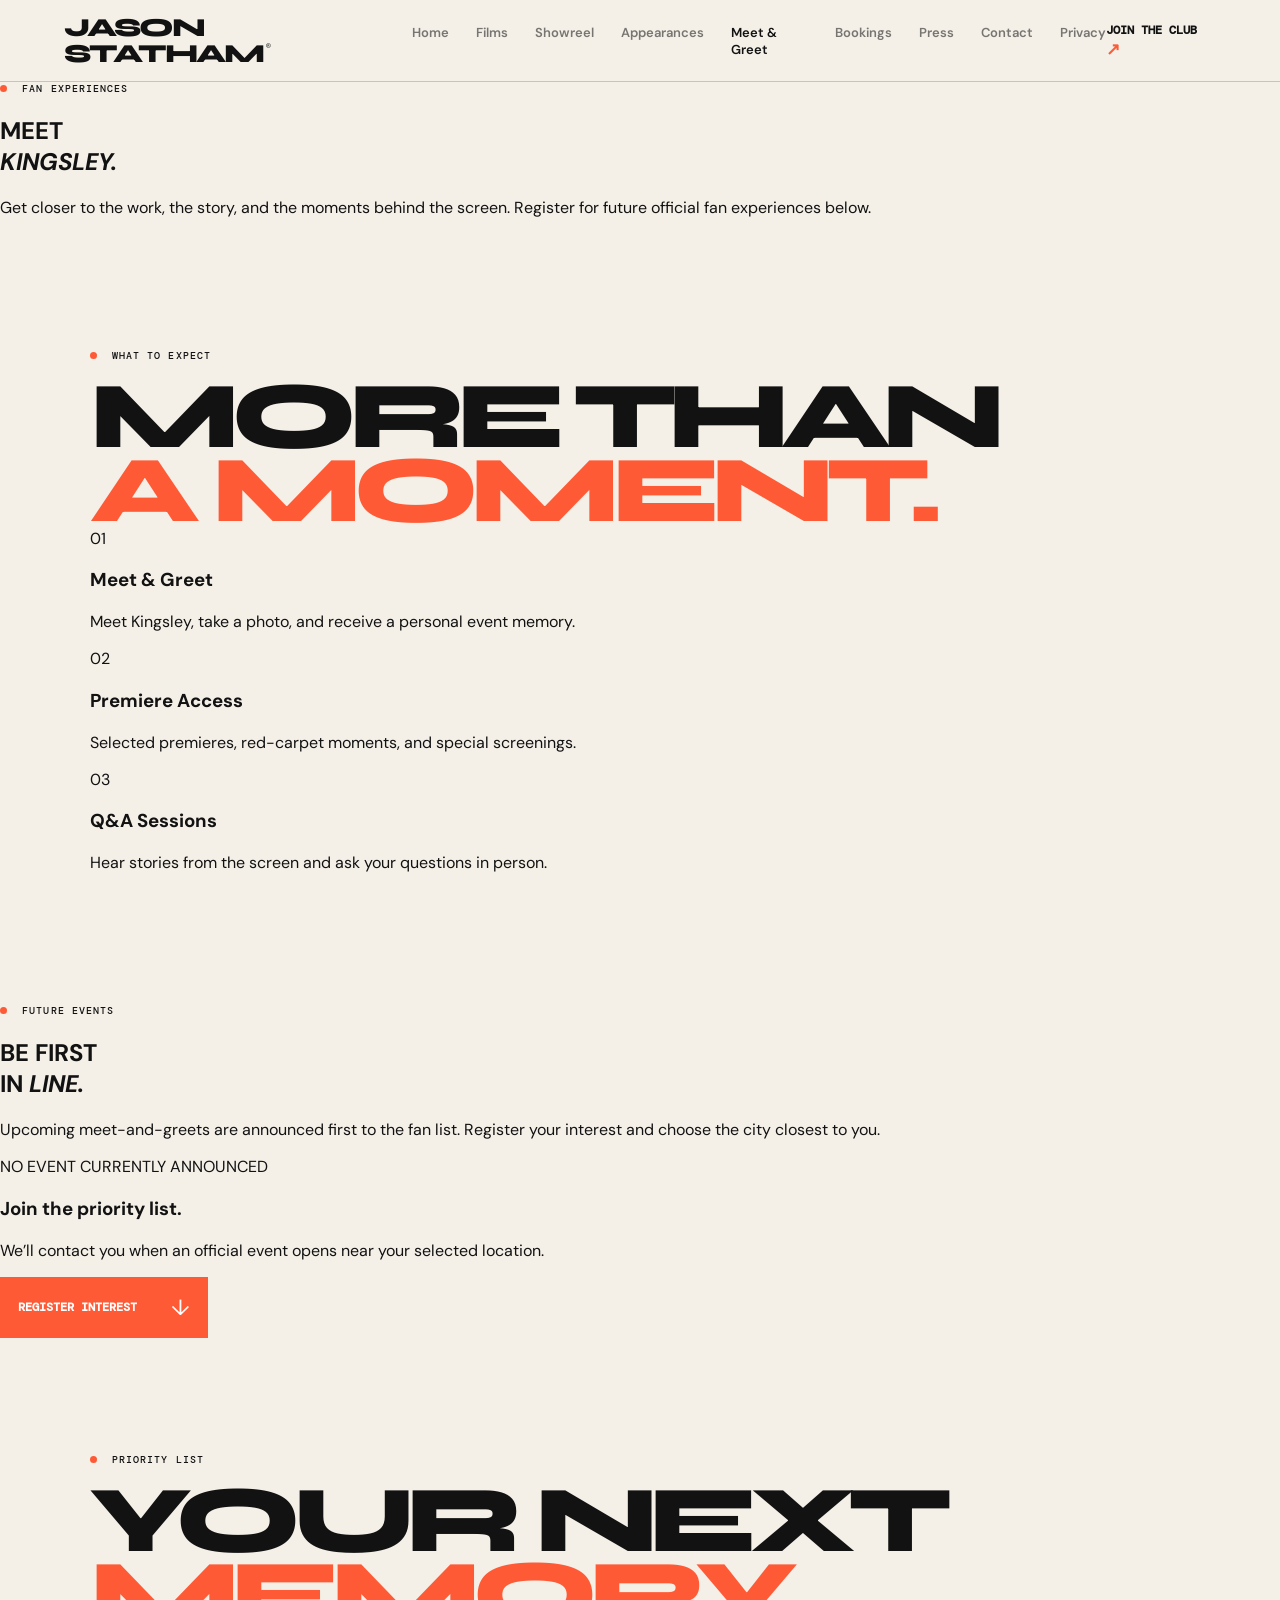
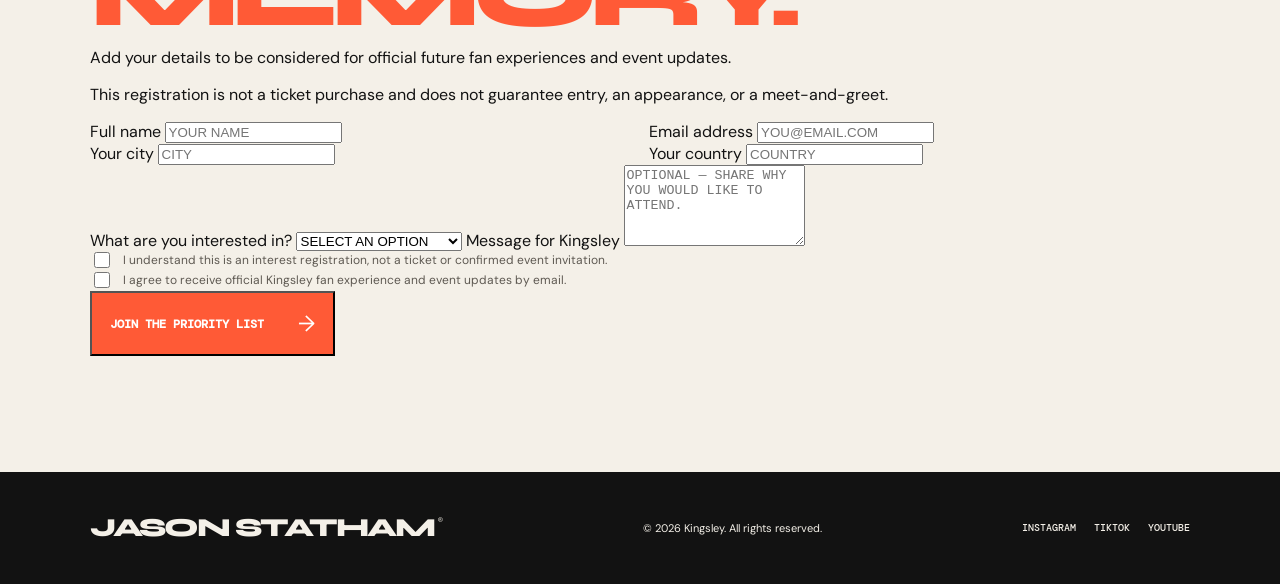
<file: meet-greet.html>
<!doctype html>
<html lang="en">
<head>
  <meta charset="utf-8">
  <meta name="viewport" content="width=device-width, initial-scale=1">
  <meta name="description" content="Meet Kingsley at upcoming fan experiences and appearances.">
  <title>Meet & Greet — Kingsley</title>

  <link rel="preconnect" href="https://fonts.googleapis.com">
  <link rel="preconnect" href="https://fonts.gstatic.com" crossorigin>
  <link href="https://fonts.googleapis.com/css2?family=DM+Mono&family=DM+Sans:wght@400;500;600;700&family=Syne:wght@500;600;700;800&display=swap" rel="stylesheet">

  <link rel="stylesheet" href="style.css">
</head>

<body>
  <header class="site-header">
    <a class="wordmark" href="index.html">JASON STATHAM<span>®</span></a>

  <nav aria-label="Main navigation">
  <a href="index.html">Home</a>
  <a href="films.html">Films</a>
  <a href="showreel.html">Showreel</a>
  <a href="appearances.html">Appearances</a>
  <a class="active" href="meet-greet.html">Meet & Greet</a>
  <a href="bookings.html">Bookings</a>
  <a href="press.html">Press</a>
  <a href="contact.html">Contact</a>
  <a href="privacy.html">Privacy</a>
</nav>

    <a class="nav-cta" href="index.html#fan-club">Join the club <span>↗</span></a>
  </header>

  <main>
    <section class="meet-hero">
      <p class="kicker"><span></span> FAN EXPERIENCES</p>

      <h1>MEET<br><em>KINGSLEY.</em></h1>

      <p>
        Get closer to the work, the story, and the moments behind the screen.
        Register for future official fan experiences below.
      </p>
    </section>

    <section class="experience-section section">
      <div class="experience-heading">
        <p class="kicker"><span></span> WHAT TO EXPECT</p>
        <h2>MORE THAN<br><em>A MOMENT.</em></h2>
      </div>

      <div class="experience-list">
        <article>
          <span>01</span>
          <div>
            <h3>Meet & Greet</h3>
            <p>Meet Kingsley, take a photo, and receive a personal event memory.</p>
          </div>
        </article>

        <article>
          <span>02</span>
          <div>
            <h3>Premiere Access</h3>
            <p>Selected premieres, red-carpet moments, and special screenings.</p>
          </div>
        </article>

        <article>
          <span>03</span>
          <div>
            <h3>Q&A Sessions</h3>
            <p>Hear stories from the screen and ask your questions in person.</p>
          </div>
        </article>
      </div>
    </section>

    <section class="upcoming-events">
      <div class="upcoming-copy">
        <p class="kicker"><span></span> FUTURE EVENTS</p>
        <h2>BE FIRST<br>IN <em>LINE.</em></h2>

        <p>
          Upcoming meet-and-greets are announced first to the fan list.
          Register your interest and choose the city closest to you.
        </p>
      </div>

      <div class="event-notice">
        <p class="event-status">NO EVENT CURRENTLY ANNOUNCED</p>
        <h3>Join the priority list.</h3>
        <p>
          We’ll contact you when an official event opens near your selected
          location.
        </p>
        <a href="#register" class="button button-orange">
          Register interest <b>↓</b>
        </a>
      </div>
    </section>

    <section id="register" class="meet-form-section section">
      <div class="meet-form-intro">
        <p class="kicker"><span></span> PRIORITY LIST</p>
        <h2>YOUR NEXT<br><em>MEMORY.</em></h2>

        <p>
          Add your details to be considered for official future fan
          experiences and event updates.
        </p>

        <p class="meet-disclaimer">
          This registration is not a ticket purchase and does not guarantee
          entry, an appearance, or a meet-and-greet.
        </p>
      </div>

      <form class="meet-form" action="#" method="post">
        <div class="form-row">
          <label for="fan-name">
            Full name
            <input id="fan-name" name="fan-name" type="text" placeholder="YOUR NAME" required>
          </label>

          <label for="fan-email">
            Email address
            <input id="fan-email" name="fan-email" type="email" placeholder="YOU@EMAIL.COM" required>
          </label>
        </div>

        <div class="form-row">
          <label for="fan-city">
            Your city
            <input id="fan-city" name="fan-city" type="text" placeholder="CITY">
          </label>

          <label for="fan-country">
            Your country
            <input id="fan-country" name="fan-country" type="text" placeholder="COUNTRY">
          </label>
        </div>

        <label for="event-interest" class="full-width">
          What are you interested in?
          <select id="event-interest" name="event-interest">
            <option value="">SELECT AN OPTION</option>
            <option>Meet and greet</option>
            <option>Premiere or screening</option>
            <option>Q&A session</option>
            <option>Fan event</option>
            <option>All official event updates</option>
          </select>
        </label>

        <label for="fan-message" class="full-width">
          Message for Kingsley
          <textarea
            id="fan-message"
            name="fan-message"
            rows="5"
            placeholder="OPTIONAL — SHARE WHY YOU WOULD LIKE TO ATTEND."
          ></textarea>
        </label>

        <label class="consent">
          <input type="checkbox" required>
          <span>
            I understand this is an interest registration, not a ticket or
            confirmed event invitation.
          </span>
        </label>

        <label class="consent">
          <input type="checkbox" required>
          <span>
            I agree to receive official Kingsley fan experience and event
            updates by email.
          </span>
        </label>

        <button class="button button-orange" type="submit">
          Join the priority list <b>→</b>
        </button>
      </form>
    </section>
  </main>

  <footer>
    <a class="wordmark" href="index.html">JASON STATHAM<span>®</span></a>

    <p>© 2026 Kingsley. All rights reserved.</p>

    <div>
      <a href="#">Instagram</a>
      <a href="#">TikTok</a>
      <a href="#">YouTube</a>
    </div>
  </footer>
</body>
</html>
</file>
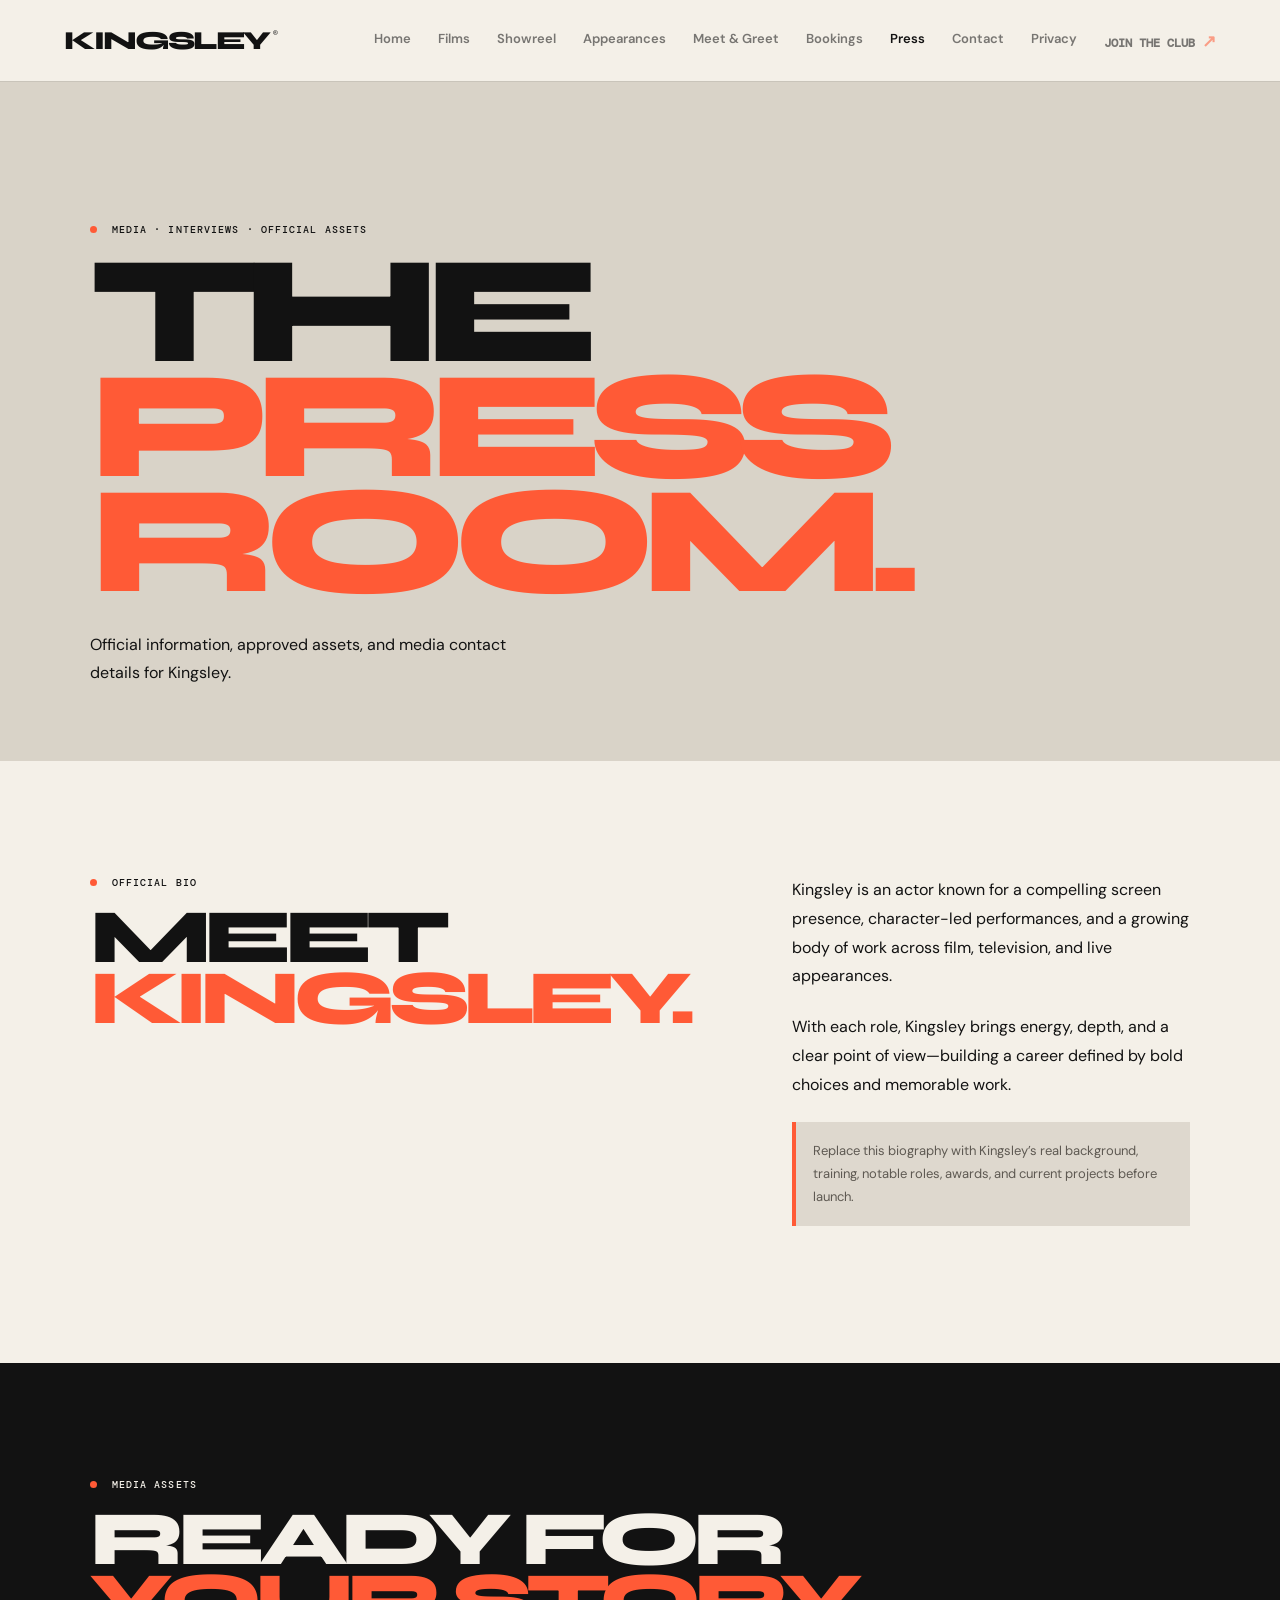
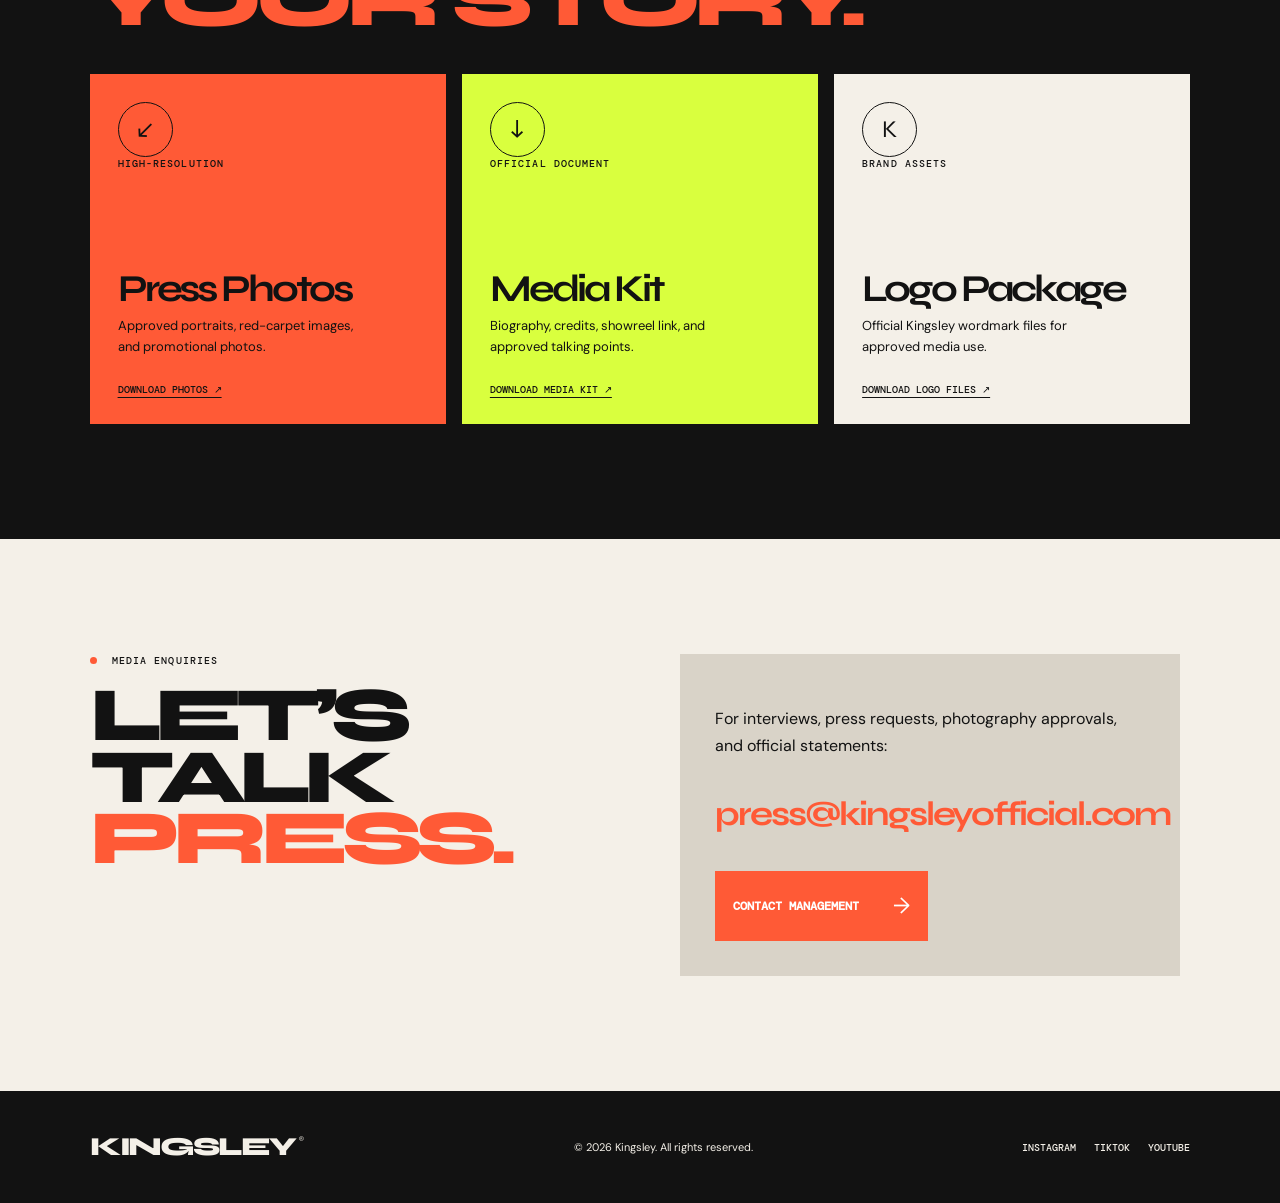
<file: press.html>
<!doctype html>
<html lang="en">
<head>
  <meta charset="utf-8">
  <meta name="viewport" content="width=device-width, initial-scale=1">
  <meta name="description" content="Official press information and media kit for actor Kingsley.">
  <title>Press — Kingsley</title>

  <link rel="preconnect" href="https://fonts.googleapis.com">
  <link rel="preconnect" href="https://fonts.gstatic.com" crossorigin>
  <link href="https://fonts.googleapis.com/css2?family=DM+Mono&family=DM+Sans:wght@400;500;600;700&family=Syne:wght@500;600;700;800&display=swap" rel="stylesheet">

  <link rel="stylesheet" href="style.css">
</head>

<body>
  <header class="site-header">
    <a class="wordmark" href="index.html">KINGSLEY<span>®</span></a>

    <nav aria-label="Main navigation">
   <nav aria-label="Main navigation">
  <a href="index.html">Home</a>
  <a href="films.html">Films</a>
  <a href="showreel.html">Showreel</a>
  <a href="appearances.html">Appearances</a>
  <a href="meet-greet.html">Meet & Greet</a>
  <a href="bookings.html">Bookings</a>
  <a class="active" href="press.html">Press</a>
  <a href="contact.html">Contact</a>
  <a href="privacy.html">Privacy</a>
</nav>
    <a class="nav-cta" href="index.html#fan-club">Join the club <span>↗</span></a>
  </header>

  <main>
    <section class="press-hero">
      <p class="kicker"><span></span> MEDIA · INTERVIEWS · OFFICIAL ASSETS</p>

      <h1>THE<br><em>PRESS ROOM.</em></h1>

      <p>
        Official information, approved assets, and media contact details for
        Kingsley.
      </p>
    </section>

    <section class="bio-section section">
      <div>
        <p class="kicker"><span></span> OFFICIAL BIO</p>
        <h2>MEET<br><em>KINGSLEY.</em></h2>
      </div>

      <div class="bio-copy">
        <p>
          Kingsley is an actor known for a compelling screen presence,
          character-led performances, and a growing body of work across film,
          television, and live appearances.
        </p>

        <p>
          With each role, Kingsley brings energy, depth, and a clear point of
          view—building a career defined by bold choices and memorable work.
        </p>

        <p class="bio-placeholder">
          Replace this biography with Kingsley’s real background, training,
          notable roles, awards, and current projects before launch.
        </p>
      </div>
    </section>

    <section class="media-assets">
      <div class="media-assets-intro">
        <p class="kicker"><span></span> MEDIA ASSETS</p>
        <h2>READY FOR<br><em>YOUR STORY.</em></h2>
      </div>

      <div class="asset-grid">
        <article class="asset-card asset-photo">
          <div class="asset-icon">↙</div>
          <p class="kicker">HIGH-RESOLUTION</p>
          <h3>Press Photos</h3>
          <p>Approved portraits, red-carpet images, and promotional photos.</p>
          <a href="#">Download photos ↗</a>
        </article>

        <article class="asset-card asset-bio">
          <div class="asset-icon">↓</div>
          <p class="kicker">OFFICIAL DOCUMENT</p>
          <h3>Media Kit</h3>
          <p>Biography, credits, showreel link, and approved talking points.</p>
          <a href="#">Download media kit ↗</a>
        </article>

        <article class="asset-card asset-logo">
          <div class="asset-icon">K</div>
          <p class="kicker">BRAND ASSETS</p>
          <h3>Logo Package</h3>
          <p>Official Kingsley wordmark files for approved media use.</p>
          <a href="#">Download logo files ↗</a>
        </article>
      </div>
    </section>

    <section class="press-contact section">
      <div>
        <p class="kicker"><span></span> MEDIA ENQUIRIES</p>
        <h2>LET’S TALK<br><em>PRESS.</em></h2>
      </div>

      <div class="press-contact-card">
        <p>For interviews, press requests, photography approvals, and official statements:</p>

        <!-- Replace these placeholders before launch -->
        <a href="mailto:press@kingsleyofficial.com">
          press@kingsleyofficial.com
        </a>

        <a class="button button-orange" href="contact.html">
          Contact management <b>→</b>
        </a>
      </div>
    </section>
  </main>

  <footer>
    <a class="wordmark" href="index.html">KINGSLEY<span>®</span></a>
    <p>© 2026 Kingsley. All rights reserved.</p>

    <div>
      <a href="#">Instagram</a>
      <a href="#">TikTok</a>
      <a href="#">YouTube</a>
    </div>
  </footer>
</body>
</html>
</file>
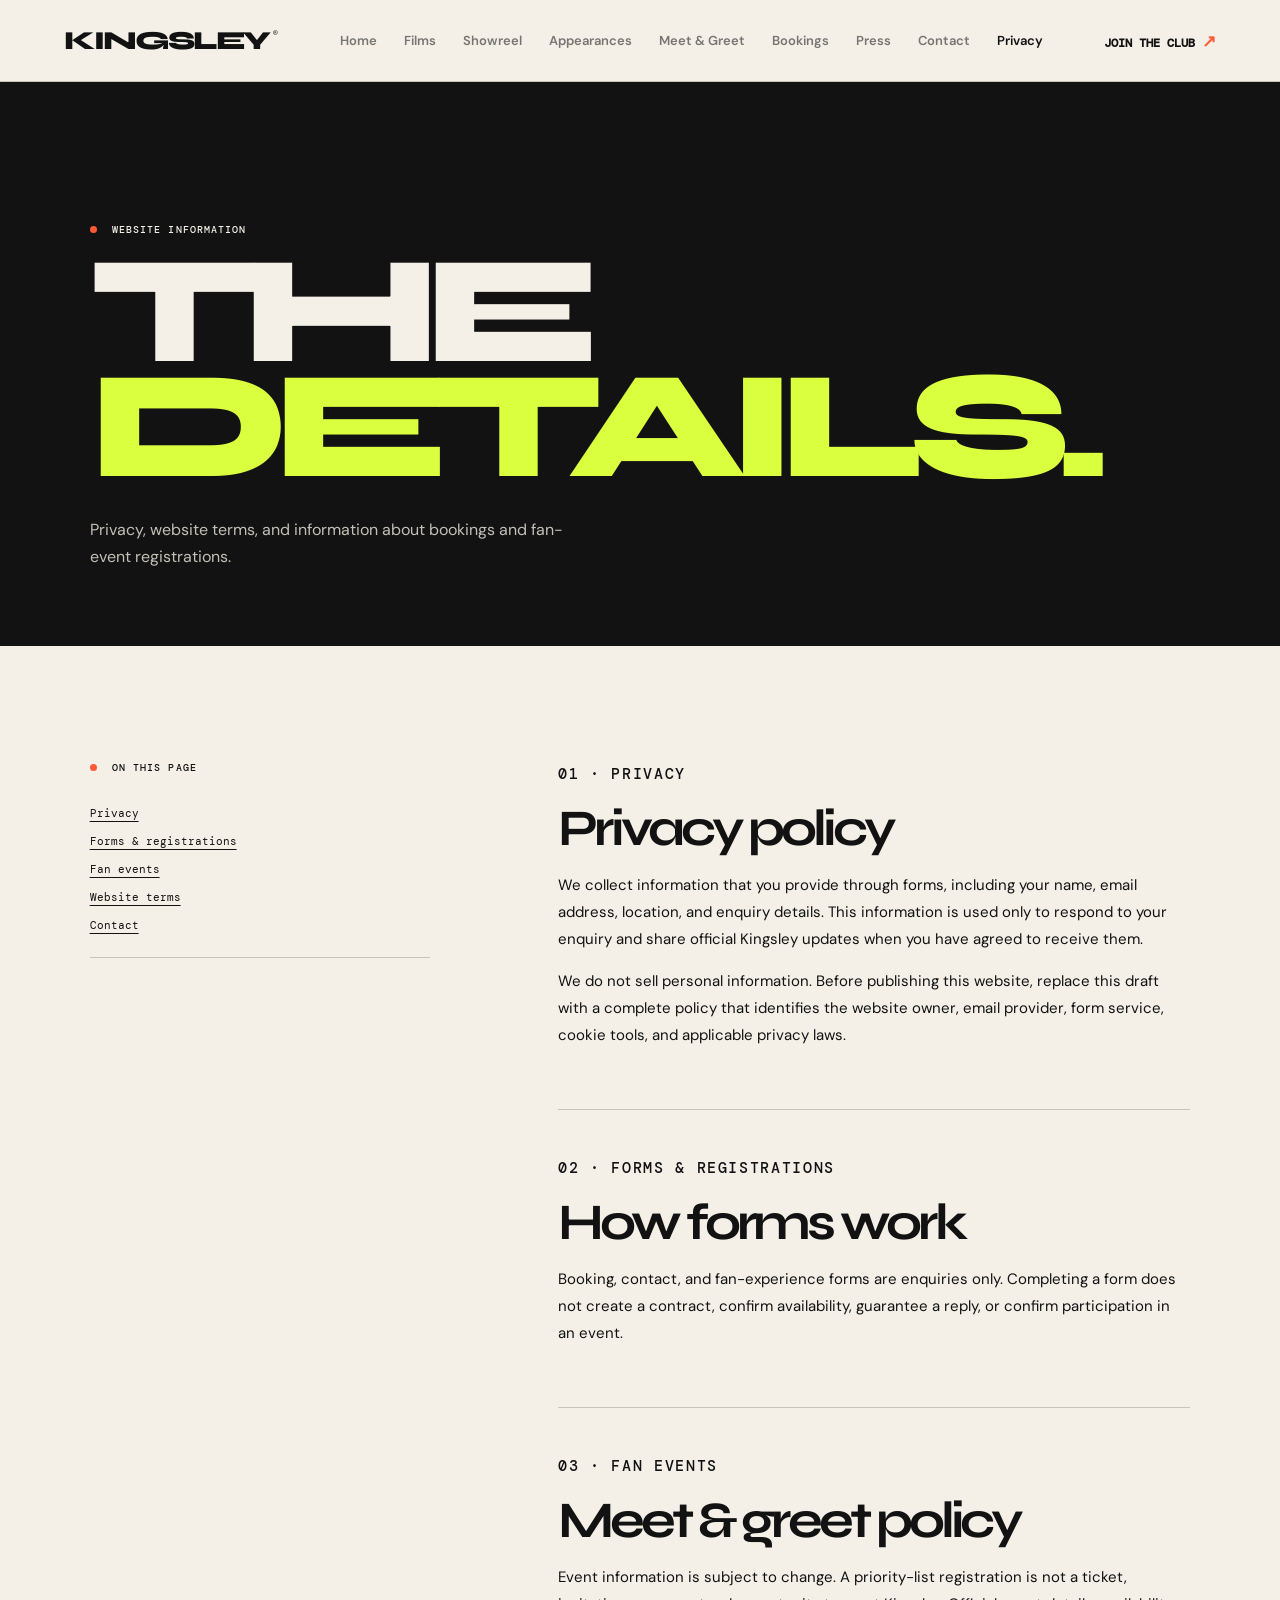
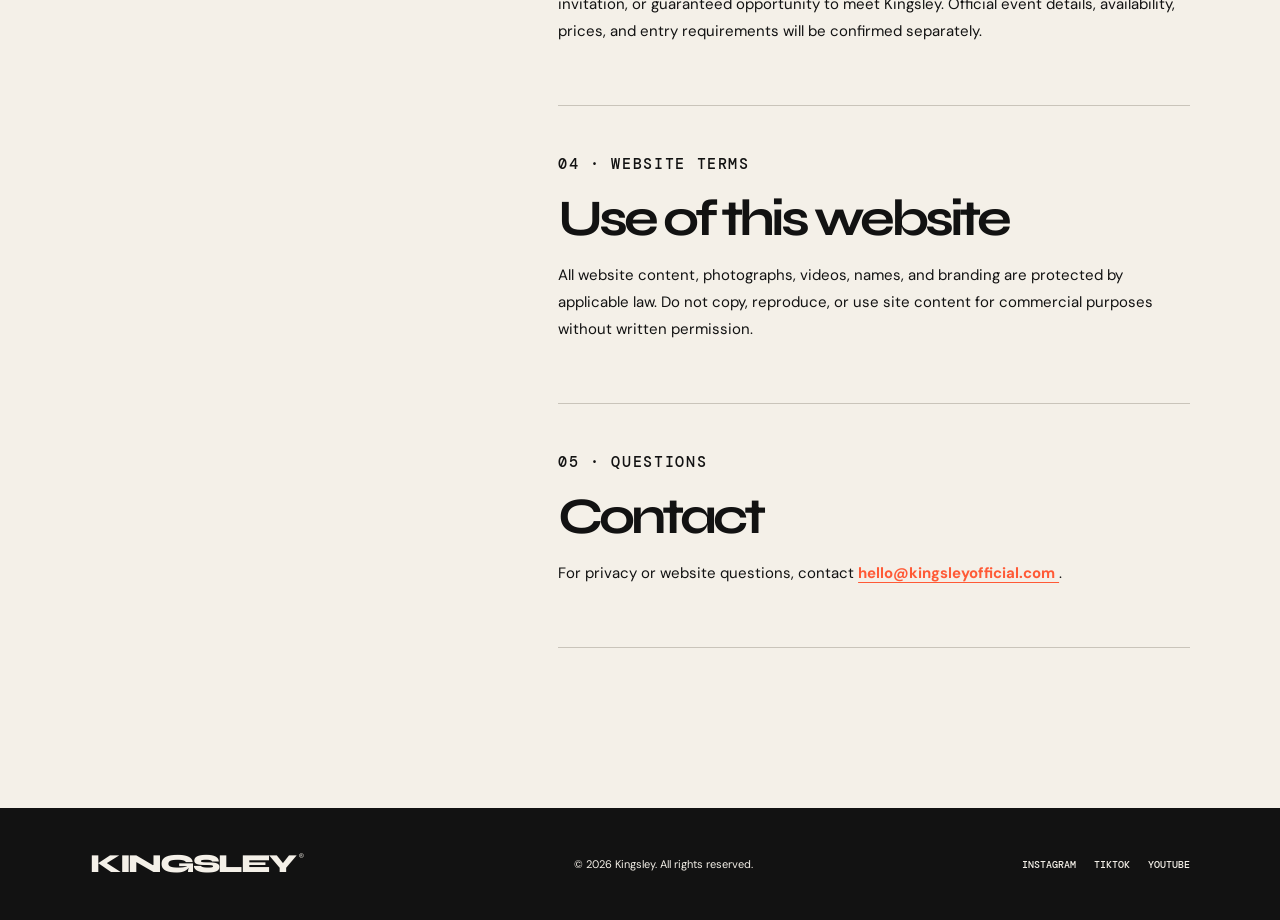
<file: privacy.html>
<!doctype html>
<html lang="en">
<head>
  <meta charset="utf-8">
  <meta name="viewport" content="width=device-width, initial-scale=1">
  <meta name="description" content="Kingsley website privacy policy and terms.">
  <title>Privacy & Terms — Kingsley</title>

  <link rel="preconnect" href="https://fonts.googleapis.com">
  <link rel="preconnect" href="https://fonts.gstatic.com" crossorigin>
  <link href="https://fonts.googleapis.com/css2?family=DM+Mono&family=DM+Sans:wght@400;500;600;700&family=Syne:wght@500;600;700;800&display=swap" rel="stylesheet">

  <link rel="stylesheet" href="style.css">
</head>
<body>
  <header class="site-header">
    <a class="wordmark" href="index.html">KINGSLEY<span>®</span></a>

    <nav aria-label="Main navigation">
  <a href="index.html">Home</a>
  <a href="films.html">Films</a>
  <a href="showreel.html">Showreel</a>
  <a href="appearances.html">Appearances</a>
  <a href="meet-greet.html">Meet & Greet</a>
  <a href="bookings.html">Bookings</a>
  <a href="press.html">Press</a>
  <a href="contact.html">Contact</a>
  <a class="active" href="privacy.html">Privacy</a>
</nav>
    <a class="nav-cta" href="index.html#fan-club">Join the club <span>↗</span></a>
  </header>

  <main>
    <section class="legal-hero">
      <p class="kicker"><span></span> WEBSITE INFORMATION</p>
      <h1>THE<br><em>DETAILS.</em></h1>
      <p>Privacy, website terms, and information about bookings and fan-event registrations.</p>
    </section>

    <section class="legal-content section">
      <aside>
        <p class="kicker"><span></span> ON THIS PAGE</p>

        <a href="#privacy">Privacy</a>
        <a href="#forms">Forms & registrations</a>
        <a href="#events">Fan events</a>
        <a href="#terms">Website terms</a>
        <a href="#contact">Contact</a>
      </aside>

      <div class="legal-copy">
        <article id="privacy">
          <p class="kicker">01 · PRIVACY</p>
          <h2>Privacy policy</h2>
          <p>
            We collect information that you provide through forms, including
            your name, email address, location, and enquiry details. This
            information is used only to respond to your enquiry and share
            official Kingsley updates when you have agreed to receive them.
          </p>
          <p>
            We do not sell personal information. Before publishing this
            website, replace this draft with a complete policy that identifies
            the website owner, email provider, form service, cookie tools, and
            applicable privacy laws.
          </p>
        </article>

        <article id="forms">
          <p class="kicker">02 · FORMS & REGISTRATIONS</p>
          <h2>How forms work</h2>
          <p>
            Booking, contact, and fan-experience forms are enquiries only.
            Completing a form does not create a contract, confirm availability,
            guarantee a reply, or confirm participation in an event.
          </p>
        </article>

        <article id="events">
          <p class="kicker">03 · FAN EVENTS</p>
          <h2>Meet & greet policy</h2>
          <p>
            Event information is subject to change. A priority-list
            registration is not a ticket, invitation, or guaranteed opportunity
            to meet Kingsley. Official event details, availability, prices,
            and entry requirements will be confirmed separately.
          </p>
        </article>

        <article id="terms">
          <p class="kicker">04 · WEBSITE TERMS</p>
          <h2>Use of this website</h2>
          <p>
            All website content, photographs, videos, names, and branding are
            protected by applicable law. Do not copy, reproduce, or use site
            content for commercial purposes without written permission.
          </p>
        </article>

        <article id="contact">
          <p class="kicker">05 · QUESTIONS</p>
          <h2>Contact</h2>
          <p>
            For privacy or website questions, contact
            <a href="mailto:hello@kingsleyofficial.com">
              hello@kingsleyofficial.com
            </a>.
          </p>
        </article>
      </div>
    </section>
  </main>

  <footer>
    <a class="wordmark" href="index.html">KINGSLEY<span>®</span></a>
    <p>© 2026 Kingsley. All rights reserved.</p>

    <div>
      <a href="#">Instagram</a>
      <a href="#">TikTok</a>
      <a href="#">YouTube</a>
    </div>
  </footer>
</body>
</html>
</file>
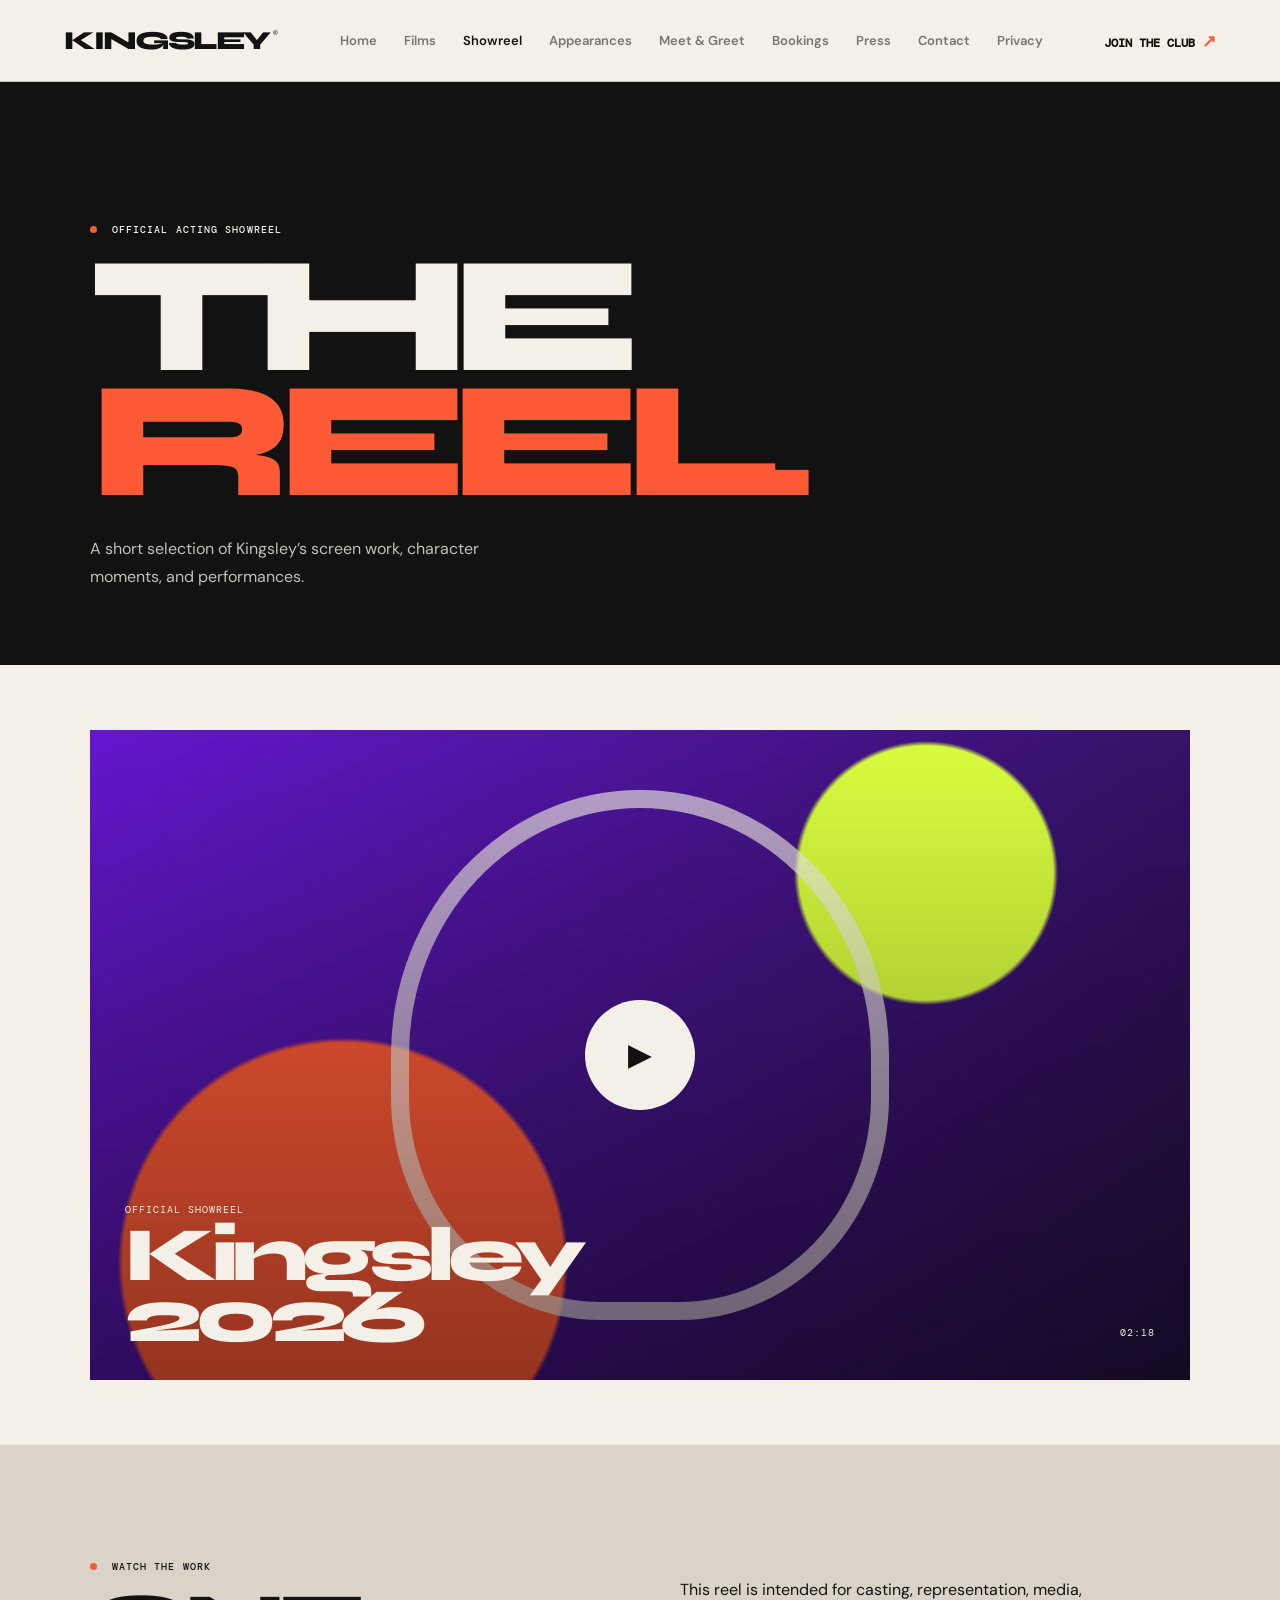
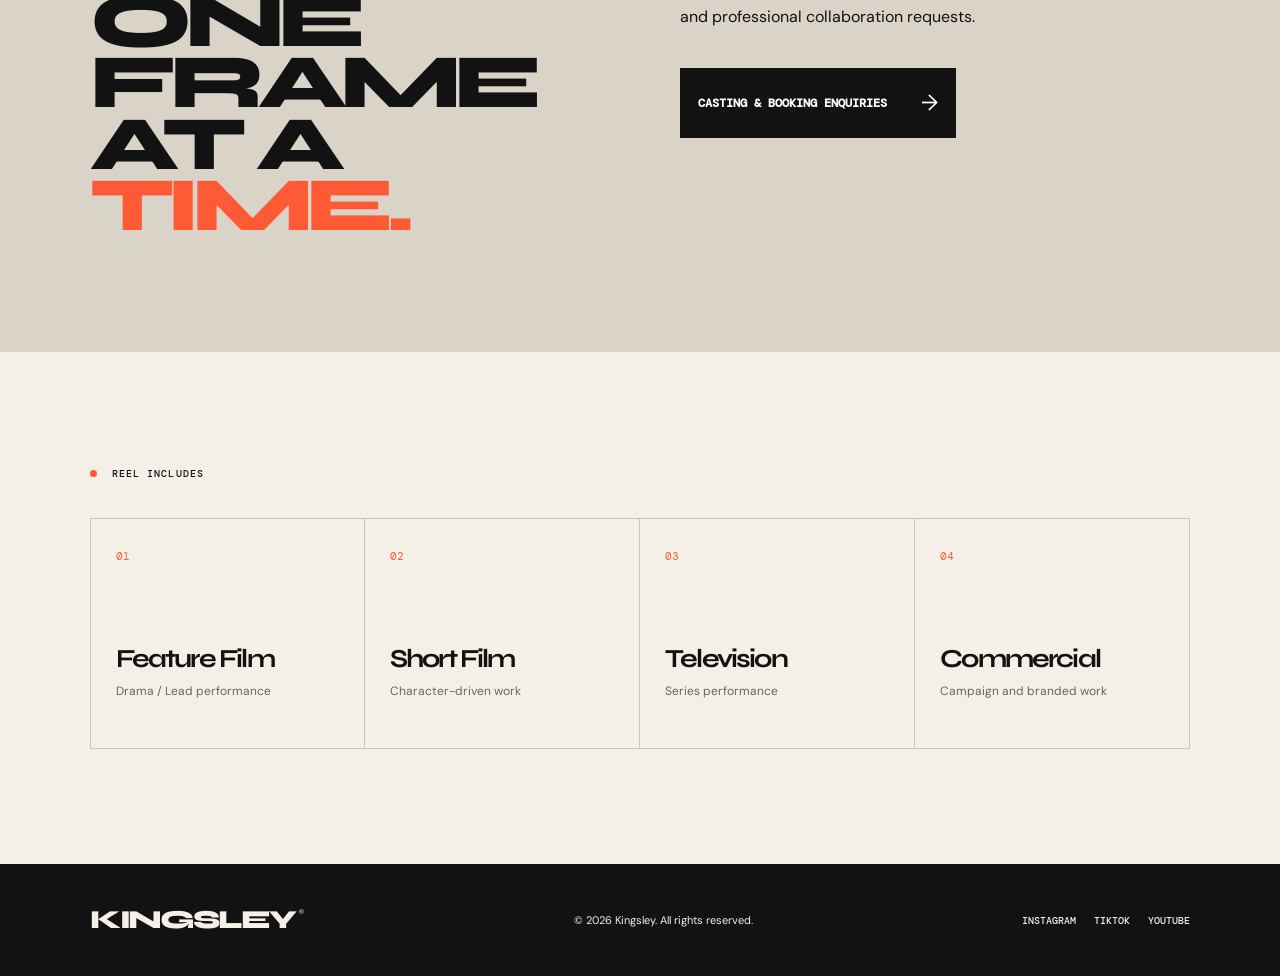
<file: showreel.html>
<!doctype html>
<html lang="en">
<head>
  <meta charset="utf-8">
  <meta name="viewport" content="width=device-width, initial-scale=1">
  <meta name="description" content="Watch Kingsley's official acting showreel.">
  <title>Showreel — Kingsley</title>

  <link rel="preconnect" href="https://fonts.googleapis.com">
  <link rel="preconnect" href="https://fonts.gstatic.com" crossorigin>
  <link href="https://fonts.googleapis.com/css2?family=DM+Mono&family=DM+Sans:wght@400;500;600;700&family=Syne:wght@500;600;700;800&display=swap" rel="stylesheet">

  <link rel="stylesheet" href="style.css">
</head>
<body>
  <header class="site-header">
    <a class="wordmark" href="index.html">KINGSLEY<span>®</span></a>

   <nav aria-label="Main navigation">
  <a href="index.html">Home</a>
  <a href="films.html">Films</a>
  <a class="active" href="showreel.html">Showreel</a>
  <a href="appearances.html">Appearances</a>
  <a href="meet-greet.html">Meet & Greet</a>
  <a href="bookings.html">Bookings</a>
  <a href="press.html">Press</a>
  <a href="contact.html">Contact</a>
  <a href="privacy.html">Privacy</a>
</nav>

    <a class="nav-cta" href="index.html#fan-club">Join the club <span>↗</span></a>
  </header>

  <main>
    <section class="showreel-hero">
      <p class="kicker"><span></span> OFFICIAL ACTING SHOWREEL</p>

      <h1>THE<br><em>REEL.</em></h1>

      <p>
        A short selection of Kingsley’s screen work, character moments,
        and performances.
      </p>
    </section>

    <section class="reel-player section">
      <!-- Replace # with your YouTube or Vimeo showreel link -->
      <a class="video-frame" href="#" aria-label="Watch Kingsley's showreel">
        <div class="video-play">▶</div>

        <div class="video-title">
          <p>OFFICIAL SHOWREEL</p>
          <h2>Kingsley<br>2026</h2>
        </div>

        <span class="video-time">02:18</span>
      </a>
    </section>

    <section class="reel-details section">
      <div>
        <p class="kicker"><span></span> WATCH THE WORK</p>
        <h2>ONE FRAME<br>AT A <em>TIME.</em></h2>
      </div>

      <div class="reel-copy">
        <p>
          This reel is intended for casting, representation, media, and
          professional collaboration requests.
        </p>

        <a class="button button-dark" href="bookings.html">
          Casting & booking enquiries <b>→</b>
        </a>
      </div>
    </section>

    <section class="reel-credits">
      <p class="kicker"><span></span> REEL INCLUDES</p>

      <div class="reel-credit-grid">
        <article>
          <span>01</span>
          <h3>Feature Film</h3>
          <p>Drama / Lead performance</p>
        </article>

        <article>
          <span>02</span>
          <h3>Short Film</h3>
          <p>Character-driven work</p>
        </article>

        <article>
          <span>03</span>
          <h3>Television</h3>
          <p>Series performance</p>
        </article>

        <article>
          <span>04</span>
          <h3>Commercial</h3>
          <p>Campaign and branded work</p>
        </article>
      </div>
    </section>
  </main>

  <footer>
    <a class="wordmark" href="index.html">KINGSLEY<span>®</span></a>
    <p>© 2026 Kingsley. All rights reserved.</p>

    <div>
      <a href="#">Instagram</a>
      <a href="#">TikTok</a>
      <a href="#">YouTube</a>
    </div>
  </footer>
</body>
</html>
</file>
<file: style.css>
:root {
  --ink: #121212;
  --cream: #f4f0e8;
  --orange: #ff5a36;
  --lime: #d9ff3e;
}

* {
  box-sizing: border-box;
}

html {
  scroll-behavior: smooth;
}

body {
  margin: 0;
  background: var(--cream);
  color: var(--ink);
  font-family: "DM Sans", sans-serif;
}

a {
  color: inherit;
  text-decoration: none;
}

/* Header */

.site-header {
  height: 82px;
  padding: 0 clamp(22px, 5vw, 76px);
  display: flex;
  align-items: center;
  justify-content: space-between;
  border-bottom: 1px solid #c9c4ba;
}

.wordmark {
  font-family: "Syne", sans-serif;
  font-size: 26px;
  font-weight: 800;
  line-height: 1;
  letter-spacing: -0.08em;
}

.wordmark span {
  margin-left: 4px;
  vertical-align: top;
  font-family: "DM Mono", monospace;
  font-size: 8px;
  font-weight: 500;
  letter-spacing: 0;
}

.site-header nav {
  display: flex;
  gap: 27px;
  font-size: 13px;
  font-weight: 600;
}

.site-header nav a {
  opacity: 0.55;
}

.site-header nav a:hover,
.site-header nav .active {
  opacity: 1;
}

.nav-cta {
  font-family: "DM Mono", monospace;
  font-size: 12px;
  font-weight: 600;
  text-transform: uppercase;
}

.nav-cta span {
  color: var(--orange);
  font-size: 17px;
}

/* Hero */

.hero {
  position: relative;
  display: grid;
  grid-template-columns: 1.04fr 0.96fr;
  min-height: 655px;
}

.hero-copy {
  padding: clamp(70px, 10vw, 145px) clamp(22px, 7vw, 108px);
}

.kicker {
  margin: 0 0 18px;
  font-family: "DM Mono", monospace;
  font-size: 10px;
  font-weight: 500;
  letter-spacing: 0.11em;
}

.kicker span {
  display: inline-block;
  width: 7px;
  height: 7px;
  margin-right: 8px;
  background: var(--orange);
  border-radius: 50%;
}

.hero h1,
.section h2,
.booking-banner h2 {
  margin: 0;
  font-family: "Syne", sans-serif;
  font-size: clamp(68px, 10vw, 150px);
  font-weight: 800;
  line-height: 0.78;
  letter-spacing: -0.09em;
}

.hero h1 em,
.section h2 em,
.booking-banner h2 em {
  color: var(--orange);
  font-style: normal;
}

.intro {
  max-width: 415px;
  margin: 32px 0;
  font-size: 16px;
  line-height: 1.65;
}

.hero-actions {
  display: flex;
  flex-wrap: wrap;
  align-items: center;
  gap: 27px;
}

.button {
  display: inline-flex;
  align-items: center;
  justify-content: space-between;
  gap: 34px;
  padding: 16px 18px;
  font-family: "DM Mono", monospace;
  font-size: 12px;
  font-weight: 600;
  text-transform: uppercase;
}

.button b {
  font-family: "DM Sans", sans-serif;
  font-size: 22px;
  font-weight: 400;
}

.button-orange {
  background: var(--orange);
  color: white;
}

.button-dark {
  background: var(--ink);
  color: white;
}

.button-light {
  background: var(--cream);
  color: var(--ink);
}

.play-link {
  font-family: "DM Mono", monospace;
  font-size: 12px;
  font-weight: 600;
  text-transform: uppercase;
}

.play-link i {
  margin-right: 6px;
  color: var(--orange);
  font-size: 17px;
  font-style: normal;
}

/* Abstract hero artwork */

.hero-art {
  position: relative;
  min-height: 500px;
  overflow: hidden;
  background: var(--orange);
}

.orb {
  position: absolute;
  border-radius: 50%;
  mix-blend-mode: multiply;
}

.orb-one {
  top: -15%;
  right: -19%;
  width: 85%;
  aspect-ratio: 1;
  background: var(--lime);
}

.orb-two {
  bottom: -15%;
  left: -20%;
  width: 61%;
  aspect-ratio: 1;
  background: #6516cf;
}

.orb-three {
  right: 22%;
  bottom: 3%;
  width: 40%;
  aspect-ratio: 1;
  background: #ffdb19;
}

.record {
  position: absolute;
  top: 25%;
  left: 24%;
  display: grid;
  width: 280px;
  height: 280px;
  place-items: center;
  border-radius: 50%;
  background: #141414;
  box-shadow:
    inset 0 0 0 24px #292929,
    inset 0 0 0 28px #111;
  color: var(--cream);
  font-family: "Syne", sans-serif;
  font-size: 28px;
  font-weight: 700;
  line-height: 0.85;
  letter-spacing: -0.08em;
  text-align: center;
  transform: rotate(-18deg);
}

.record::before {
  position: absolute;
  width: 35px;
  height: 35px;
  border-radius: 50%;
  background: var(--orange);
  content: "";
}

.record span {
  position: relative;
  z-index: 1;
}

.art-label {
  position: absolute;
  font-family: "DM Mono", monospace;
  font-size: 9px;
  font-weight: 500;
  letter-spacing: 0.1em;
}

.art-label.top {
  top: 27px;
  left: 28px;
}

.art-label.bottom {
  right: 28px;
  bottom: 27px;
  writing-mode: vertical-rl;
}

.scroll {
  position: absolute;
  bottom: 24px;
  left: clamp(22px, 7vw, 108px);
  font-family: "DM Mono", monospace;
  font-size: 10px;
  font-weight: 500;
  letter-spacing: 0.11em;
}

.scroll span {
  margin-left: 7px;
  color: var(--orange);
  font-size: 20px;
  vertical-align: middle;
}

/* Latest project */

.section {
  padding: clamp(70px, 9vw, 132px) clamp(22px, 7vw, 108px);
}

.latest {
  display: grid;
  grid-template-columns: 0.8fr 1.2fr;
  gap: 45px;
}

.section h2 {
  font-size: clamp(57px, 7.4vw, 110px);
}

.release-card {
  display: grid;
  grid-template-columns: 250px 1fr auto;
  align-items: center;
  gap: 35px;
  padding: 26px;
  background: #d9d3c8;
}

.cover-art {
  position: relative;
  display: grid;
  height: 250px;
  overflow: hidden;
  place-items: center;
  background: #6516cf;
  color: var(--lime);
  font-family: "Syne", sans-serif;
  font-size: 130px;
  font-weight: 800;
  letter-spacing: -0.15em;
}

.cover-ring {
  position: absolute;
  width: 190px;
  height: 190px;
  border: 22px solid var(--orange);
  border-radius: 50%;
}

.cover-art b,
.cover-art span {
  position: relative;
  z-index: 1;
}

.cover-art span {
  position: absolute;
  bottom: 17px;
  left: 18px;
  font-family: "Syne", sans-serif;
  font-size: 14px;
  font-weight: 700;
  line-height: 0.85;
}

.release-info h3,
.date-list h3 {
  margin: 0;
  font-family: "Syne", sans-serif;
  font-size: 44px;
  font-weight: 700;
  line-height: 0.9;
  letter-spacing: -0.07em;
}

.release-info > p:not(.kicker) {
  max-width: 330px;
  font-size: 14px;
  line-height: 1.65;
}

.platforms {
  display: flex;
  flex-wrap: wrap;
  gap: 14px;
  font-family: "DM Mono", monospace;
  font-size: 10px;
  font-weight: 500;
  text-transform: uppercase;
}

.platforms a {
  text-decoration: underline;
  text-underline-offset: 4px;
}

.circle-button {
  display: grid;
  width: 53px;
  height: 53px;
  place-items: center;
  border: 1px solid var(--ink);
  border-radius: 50%;
  font-size: 25px;
}

/* Appearances */

.split-section {
  display: grid;
  grid-template-columns: 1fr 1fr;
  padding: 0;
}

.events-panel {
  padding: clamp(55px, 8vw, 112px) clamp(22px, 7vw, 108px);
  background: var(--lime);
}

.events-panel p:not(.kicker) {
  max-width: 290px;
  margin: 27px 0;
  line-height: 1.6;
}

.date-list {
  display: flex;
  flex-direction: column;
  justify-content: center;
  padding: 26px clamp(22px, 5vw, 80px);
  background: var(--ink);
  color: var(--cream);
}

.date-list article {
  display: grid;
  grid-template-columns: 75px 1fr auto;
  align-items: center;
  gap: 17px;
  padding: 22px 0;
  border-bottom: 1px solid #4d4d4d;
}

.date-list article:last-child {
  border-bottom: 0;
}

.date-list p {
  color: var(--lime);
  font-family: "DM Mono", monospace;
  font-size: 12px;
  font-weight: 500;
}

.date-list h3 {
  font-size: 25px;
}

.date-list span,
.date-list a {
  color: #bdb8af;
  font-size: 12px;
}

.date-list a {
  font-family: "DM Mono", monospace;
  font-size: 10px;
  font-weight: 500;
  text-decoration: underline;
  text-underline-offset: 4px;
  text-transform: uppercase;
}

/* Booking section */

.booking-banner {
  padding: clamp(75px, 10vw, 135px) 20px;
  background: var(--orange);
  text-align: center;
}

.booking-banner h2 {
  margin-bottom: 40px;
  font-size: clamp(57px, 8.3vw, 128px);
}

.booking-banner h2 em {
  color: var(--cream);
}

/* Fan club */

.fan-club {
  display: grid;
  grid-template-columns: 1fr 1fr;
  gap: 80px;
}

.fan-club > div:last-child {
  max-width: 470px;
  line-height: 1.65;
}

.fan-club form {
  display: flex;
  margin: 24px 0 9px;
}

.fan-club input {
  min-height: 52px;
  flex: 1;
  padding: 0 15px;
  border: 1px solid #79756d;
  background: transparent;
  font-family: "DM Mono", monospace;
  font-size: 11px;
  font-weight: 500;
  letter-spacing: 0.04em;
}

.fan-club button {
  min-height: 52px;
  border: 0;
  background: var(--ink);
  color: white;
  cursor: pointer;
  font-family: "DM Mono", monospace;
  font-size: 11px;
  font-weight: 500;
  text-transform: uppercase;
}

.fan-club small {
  color: #736f67;
  font-size: 10px;
}

/* Footer */

footer {
  display: flex;
  align-items: center;
  justify-content: space-between;
  gap: 20px;
  padding: 38px clamp(22px, 7vw, 108px);
  background: var(--ink);
  color: var(--cream);
  font-size: 11px;
}

footer > div {
  display: flex;
  gap: 18px;
  font-family: "DM Mono", monospace;
  font-size: 10px;
  font-weight: 500;
  text-transform: uppercase;
}

.sr-only {
  position: absolute;
  width: 1px;
  height: 1px;
  overflow: hidden;
  clip: rect(0, 0, 0, 0);
}

/* Mobile */

@media (max-width: 780px) {
  .site-header {
    height: auto;
    flex-direction: column;
    align-items: flex-start;
    gap: 18px;
    padding-top: 20px;
    padding-bottom: 20px;
  }

  .site-header nav {
    flex-wrap: wrap;
    gap: 11px 16px;
  }

  .nav-cta {
    display: none;
  }

  .hero,
  .latest,
  .split-section,
  .fan-club {
    grid-template-columns: 1fr;
  }

  .hero-copy {
    padding-bottom: 85px;
  }

  .hero-art {
    min-height: 440px;
  }

  .record {
    top: 20%;
    left: 20%;
    width: 240px;
    height: 240px;
  }

  .scroll {
    display: none;
  }

  .latest {
    gap: 30px;
  }

  .release-card {
    grid-template-columns: 1fr;
    gap: 24px;
  }

  .cover-art {
    height: 280px;
  }

  .circle-button {
    display: none;
  }

  .date-list {
    padding: 25px;
  }

  .date-list article {
    grid-template-columns: 55px 1fr;
  }

  .date-list a {
    grid-column: 2;
  }

  .fan-club {
    gap: 35px;
  }

  .fan-club form {
    flex-direction: column;
    gap: 8px;
  }

  footer {
    flex-direction: column;
    align-items: flex-start;
    gap: 22px;
  }
}
/* index.html close*/

/* films start*/

/* Films page */

.film-hero {
  min-height: 470px;
  padding: clamp(75px, 11vw, 160px) clamp(22px, 7vw, 108px) 75px;
  background: var(--ink);
  color: var(--cream);
}

.film-hero h1 {
  margin: 0;
  font-family: "Syne", sans-serif;
  font-size: clamp(80px, 13vw, 190px);
  font-weight: 800;
  line-height: 0.75;
  letter-spacing: -0.1em;
}

.film-hero h1 em {
  color: var(--lime);
  font-style: normal;
}

.film-hero > p:last-child {
  max-width: 430px;
  margin: 32px 0 0;
  color: #c4c0b8;
  line-height: 1.7;
}

.film-grid {
  display: grid;
  grid-template-columns: repeat(3, 1fr);
  gap: 16px;
}

.film-card {
  position: relative;
  display: flex;
  min-height: 490px;
  overflow: hidden;
  flex-direction: column;
  justify-content: flex-end;
  padding: 27px;
}

.card-one {
  background: var(--orange);
}

.card-two {
  background: #6516cf;
  color: var(--cream);
}

.card-three {
  background: var(--lime);
}

.film-card::before {
  position: absolute;
  top: -8%;
  right: -16%;
  width: 70%;
  aspect-ratio: 1;
  border: 20px solid currentColor;
  border-radius: 50%;
  content: "";
  opacity: 0.22;
}

.film-card::after {
  position: absolute;
  bottom: -25%;
  left: -20%;
  width: 80%;
  aspect-ratio: 1;
  border-radius: 50%;
  background: var(--ink);
  content: "";
  opacity: 0.15;
}

.film-number {
  position: absolute;
  top: 20px;
  left: 25px;
  font-family: "DM Mono", monospace;
  font-size: 12px;
}

.film-card-content {
  position: relative;
  z-index: 1;
}

.film-card h2 {
  margin: 0;
  font-family: "Syne", sans-serif;
  font-size: clamp(42px, 4vw, 67px);
  font-weight: 800;
  line-height: 0.82;
  letter-spacing: -0.09em;
}

.film-card-content > p:not(.kicker) {
  margin: 16px 0 26px;
  font-size: 14px;
}

.film-link {
  font-family: "DM Mono", monospace;
  font-size: 10px;
  font-weight: 500;
  text-decoration: underline;
  text-underline-offset: 5px;
  text-transform: uppercase;
}

.showreel-section {
  display: flex;
  align-items: center;
  justify-content: space-between;
  gap: 50px;
  padding: clamp(65px, 9vw, 125px) clamp(22px, 7vw, 108px);
  background: #d9d3c8;
}

.showreel-section h2 {
  margin: 0;
  font-family: "Syne", sans-serif;
  font-size: clamp(58px, 8vw, 120px);
  font-weight: 800;
  line-height: 0.78;
  letter-spacing: -0.09em;
}

.showreel-section h2 em {
  color: var(--orange);
  font-style: normal;
}

.showreel-play {
  display: grid;
  width: 185px;
  height: 185px;
  flex-shrink: 0;
  place-items: center;
  border-radius: 50%;
  background: var(--ink);
  color: var(--cream);
  text-align: center;
  transition: transform 0.2s ease;
}

.showreel-play:hover {
  transform: scale(1.06);
}

.showreel-play span {
  color: var(--lime);
  font-size: 33px;
}

.showreel-play small {
  font-family: "DM Mono", monospace;
  font-size: 9px;
  line-height: 1.4;
  letter-spacing: 0.08em;
}

.credits {
  padding-top: 70px;
}

.credit-row {
  display: grid;
  grid-template-columns: 100px 1fr 180px;
  align-items: center;
  gap: 25px;
  padding: 26px 0;
  border-top: 1px solid #c9c4ba;
}

.credit-row:last-child {
  border-bottom: 1px solid #c9c4ba;
}

.credit-row span {
  color: var(--orange);
  font-family: "DM Mono", monospace;
  font-size: 12px;
}

.credit-row h3 {
  margin: 0;
  font-family: "Syne", sans-serif;
  font-size: clamp(27px, 3vw, 42px);
  font-weight: 700;
  letter-spacing: -0.07em;
}

.credit-row p {
  margin: 0;
  color: #69645d;
  font-size: 13px;
}

/* Films page mobile */

@media (max-width: 780px) {
  .film-grid {
    grid-template-columns: 1fr;
  }

  .film-card {
    min-height: 400px;
  }

  .showreel-section {
    flex-direction: column;
    align-items: flex-start;
  }

  .showreel-play {
    width: 150px;
    height: 150px;
  }

  .credit-row {
    grid-template-columns: 60px 1fr;
    gap: 12px;
  }

  .credit-row p {
    grid-column: 2;
  }
}

/* films close*/


/* bookings start */

/* Bookings page */

.booking-hero {
  min-height: 470px;
  padding: clamp(75px, 11vw, 160px) clamp(22px, 7vw, 108px) 75px;
  background: var(--orange);
}

.booking-hero h1 {
  margin: 0;
  font-family: "Syne", sans-serif;
  font-size: clamp(80px, 13vw, 190px);
  font-weight: 800;
  line-height: 0.75;
  letter-spacing: -0.1em;
}

.booking-hero h1 em {
  color: var(--cream);
  font-style: normal;
}

.booking-hero > p:last-child {
  max-width: 450px;
  margin: 32px 0 0;
  line-height: 1.7;
}

.booking-options {
  display: grid;
  grid-template-columns: repeat(3, 1fr);
}

.booking-options article {
  min-height: 340px;
  padding: 35px;
  border-right: 1px solid #c9c4ba;
}

.booking-options article:last-child {
  border-right: 0;
}

.booking-options article:nth-child(2) {
  background: var(--ink);
  color: var(--cream);
}

.booking-options article:nth-child(3) {
  background: var(--lime);
}

.booking-options span {
  color: var(--orange);
  font-family: "DM Mono", monospace;
  font-size: 12px;
}

.booking-options article:nth-child(2) span {
  color: var(--lime);
}

.booking-options h2 {
  margin: 80px 0 15px;
  font-family: "Syne", sans-serif;
  font-size: clamp(35px, 4vw, 60px);
  font-weight: 800;
  line-height: 0.85;
  letter-spacing: -0.08em;
}

.booking-options p {
  max-width: 250px;
  margin: 0;
  font-size: 14px;
  line-height: 1.65;
}

.booking-form-section {
  display: grid;
  grid-template-columns: 0.8fr 1.2fr;
  gap: clamp(40px, 8vw, 120px);
}

.booking-intro h2 {
  margin: 0;
  font-family: "Syne", sans-serif;
  font-size: clamp(52px, 6vw, 95px);
  font-weight: 800;
  line-height: 0.8;
  letter-spacing: -0.09em;
}

.booking-intro h2 em {
  color: var(--orange);
  font-style: normal;
}

.booking-intro > p:not(.kicker) {
  max-width: 340px;
  margin-top: 28px;
  line-height: 1.7;
}

.booking-note {
  max-width: 340px;
  margin-top: 45px;
  padding: 20px;
  border-left: 4px solid var(--orange);
  background: #ded8ce;
}

.booking-note strong {
  font-family: "DM Mono", monospace;
  font-size: 11px;
  text-transform: uppercase;
}

.booking-note p {
  margin: 10px 0 0;
  font-size: 12px;
  line-height: 1.6;
}

.booking-form {
  display: grid;
  gap: 22px;
}

.form-row {
  display: grid;
  grid-template-columns: 1fr 1fr;
  gap: 18px;
}

.booking-form label {
  display: grid;
  gap: 9px;
  font-family: "DM Mono", monospace;
  font-size: 10px;
  font-weight: 500;
  letter-spacing: 0.06em;
  text-transform: uppercase;
}

.booking-form input,
.booking-form select,
.booking-form textarea {
  width: 100%;
  padding: 14px;
  border: 1px solid #918b81;
  border-radius: 0;
  outline: none;
  background: transparent;
  color: var(--ink);
  font-family: "DM Sans", sans-serif;
  font-size: 14px;
}

.booking-form input,
.booking-form select {
  min-height: 51px;
}

.booking-form textarea {
  resize: vertical;
  line-height: 1.55;
}

.booking-form input:focus,
.booking-form select:focus,
.booking-form textarea:focus {
  border-color: var(--orange);
  box-shadow: 0 0 0 2px rgba(255, 90, 54, 0.15);
}

.full-width {
  width: 100%;
}

.consent {
  display: flex !important;
  grid-template-columns: auto 1fr;
  align-items: flex-start;
  gap: 10px !important;
  color: #5e5952;
  font-family: "DM Sans", sans-serif !important;
  font-size: 12px !important;
  letter-spacing: 0 !important;
  line-height: 1.5;
  text-transform: none !important;
}

.consent input {
  width: 16px;
  min-height: 16px;
  margin-top: 1px;
  accent-color: var(--orange);
}

/* Bookings page mobile */

@media (max-width: 780px) {
  .booking-options {
    grid-template-columns: 1fr;
  }

  .booking-options article {
    min-height: 260px;
    border-right: 0;
    border-bottom: 1px solid #c9c4ba;
  }

  .booking-options h2 {
    margin-top: 45px;
  }

  .booking-form-section {
    grid-template-columns: 1fr;
  }

  .form-row {
    grid-template-columns: 1fr;
  }
}

/* bookings close*/

/* meet-greet start */

/* Bookings page */

.booking-hero {
  min-height: 470px;
  padding: clamp(75px, 11vw, 160px) clamp(22px, 7vw, 108px) 75px;
  background: var(--orange);
}

.booking-hero h1 {
  margin: 0;
  font-family: "Syne", sans-serif;
  font-size: clamp(80px, 13vw, 190px);
  font-weight: 800;
  line-height: 0.75;
  letter-spacing: -0.1em;
}

.booking-hero h1 em {
  color: var(--cream);
  font-style: normal;
}

.booking-hero > p:last-child {
  max-width: 450px;
  margin: 32px 0 0;
  line-height: 1.7;
}

.booking-options {
  display: grid;
  grid-template-columns: repeat(3, 1fr);
}

.booking-options article {
  min-height: 340px;
  padding: 35px;
  border-right: 1px solid #c9c4ba;
}

.booking-options article:last-child {
  border-right: 0;
}

.booking-options article:nth-child(2) {
  background: var(--ink);
  color: var(--cream);
}

.booking-options article:nth-child(3) {
  background: var(--lime);
}

.booking-options span {
  color: var(--orange);
  font-family: "DM Mono", monospace;
  font-size: 12px;
}

.booking-options article:nth-child(2) span {
  color: var(--lime);
}

.booking-options h2 {
  margin: 80px 0 15px;
  font-family: "Syne", sans-serif;
  font-size: clamp(35px, 4vw, 60px);
  font-weight: 800;
  line-height: 0.85;
  letter-spacing: -0.08em;
}

.booking-options p {
  max-width: 250px;
  margin: 0;
  font-size: 14px;
  line-height: 1.65;
}

.booking-form-section {
  display: grid;
  grid-template-columns: 0.8fr 1.2fr;
  gap: clamp(40px, 8vw, 120px);
}

.booking-intro h2 {
  margin: 0;
  font-family: "Syne", sans-serif;
  font-size: clamp(52px, 6vw, 95px);
  font-weight: 800;
  line-height: 0.8;
  letter-spacing: -0.09em;
}

.booking-intro h2 em {
  color: var(--orange);
  font-style: normal;
}

.booking-intro > p:not(.kicker) {
  max-width: 340px;
  margin-top: 28px;
  line-height: 1.7;
}

.booking-note {
  max-width: 340px;
  margin-top: 45px;
  padding: 20px;
  border-left: 4px solid var(--orange);
  background: #ded8ce;
}

.booking-note strong {
  font-family: "DM Mono", monospace;
  font-size: 11px;
  text-transform: uppercase;
}

.booking-note p {
  margin: 10px 0 0;
  font-size: 12px;
  line-height: 1.6;
}

.booking-form {
  display: grid;
  gap: 22px;
}

.form-row {
  display: grid;
  grid-template-columns: 1fr 1fr;
  gap: 18px;
}

.booking-form label {
  display: grid;
  gap: 9px;
  font-family: "DM Mono", monospace;
  font-size: 10px;
  font-weight: 500;
  letter-spacing: 0.06em;
  text-transform: uppercase;
}

.booking-form input,
.booking-form select,
.booking-form textarea {
  width: 100%;
  padding: 14px;
  border: 1px solid #918b81;
  border-radius: 0;
  outline: none;
  background: transparent;
  color: var(--ink);
  font-family: "DM Sans", sans-serif;
  font-size: 14px;
}

.booking-form input,
.booking-form select {
  min-height: 51px;
}

.booking-form textarea {
  resize: vertical;
  line-height: 1.55;
}

.booking-form input:focus,
.booking-form select:focus,
.booking-form textarea:focus {
  border-color: var(--orange);
  box-shadow: 0 0 0 2px rgba(255, 90, 54, 0.15);
}

.full-width {
  width: 100%;
}

.consent {
  display: flex !important;
  grid-template-columns: auto 1fr;
  align-items: flex-start;
  gap: 10px !important;
  color: #5e5952;
  font-family: "DM Sans", sans-serif !important;
  font-size: 12px !important;
  letter-spacing: 0 !important;
  line-height: 1.5;
  text-transform: none !important;
}

.consent input {
  width: 16px;
  min-height: 16px;
  margin-top: 1px;
  accent-color: var(--orange);
}

/* Bookings page mobile */

@media (max-width: 780px) {
  .booking-options {
    grid-template-columns: 1fr;
  }

  .booking-options article {
    min-height: 260px;
    border-right: 0;
    border-bottom: 1px solid #c9c4ba;
  }

  .booking-options h2 {
    margin-top: 45px;
  }

  .booking-form-section {
    grid-template-columns: 1fr;
  }

  .form-row {
    grid-template-columns: 1fr;
  }
}

/* meet-greet close*/







/* Appearances page */

.appearances-hero {
  min-height: 470px;
  padding: clamp(75px, 11vw, 160px) clamp(22px, 7vw, 108px) 75px;
  background: #6516cf;
  color: var(--cream);
}

.appearances-hero h1 {
  margin: 0;
  font-family: "Syne", sans-serif;
  font-size: clamp(80px, 13vw, 190px);
  font-weight: 800;
  line-height: 0.75;
  letter-spacing: -0.1em;
}

.appearances-hero h1 em {
  color: var(--lime);
  font-style: normal;
}

.appearances-hero > p:last-child {
  max-width: 430px;
  margin: 32px 0 0;
  line-height: 1.7;
}

.appearance-list {
  display: grid;
  grid-template-columns: 0.8fr 1.2fr;
  gap: clamp(40px, 8vw, 120px);
}

.appearance-list-heading h2,
.announcement-section h2 {
  margin: 0;
  font-family: "Syne", sans-serif;
  font-size: clamp(52px, 6vw, 95px);
  font-weight: 800;
  line-height: 0.8;
  letter-spacing: -0.09em;
}

.appearance-list-heading h2 em,
.announcement-section h2 em {
  color: var(--orange);
  font-style: normal;
}

.appearance-events {
  border-top: 1px solid #c9c4ba;
}

.appearance-event {
  display: grid;
  grid-template-columns: 74px 1fr auto;
  align-items: center;
  gap: 26px;
  padding: 28px 0;
  border-bottom: 1px solid #c9c4ba;
}

.event-date {
  display: flex;
  flex-direction: column;
  color: var(--orange);
  font-family: "DM Mono", monospace;
}

.event-date span,
.event-date small {
  font-size: 10px;
  font-weight: 500;
}

.event-date strong {
  font-family: "Syne", sans-serif;
  font-size: 47px;
  line-height: 0.9;
  letter-spacing: -0.09em;
}

.event-info h3 {
  margin: 0;
  font-family: "Syne", sans-serif;
  font-size: clamp(25px, 3vw, 39px);
  font-weight: 700;
  line-height: 0.9;
  letter-spacing: -0.07em;
}

.event-info > p:last-child {
  margin: 9px 0 0;
  color: #69645d;
  font-size: 13px;
}

.event-action {
  display: flex;
  flex-direction: column;
  align-items: flex-end;
  gap: 13px;
  text-align: right;
}

.event-action span {
  color: #69645d;
  font-size: 11px;
}

.event-action a {
  font-family: "DM Mono", monospace;
  font-size: 10px;
  font-weight: 500;
  text-decoration: underline;
  text-underline-offset: 4px;
  text-transform: uppercase;
}

.announcement-section {
  display: grid;
  grid-template-columns: 1fr 1fr;
  gap: 70px;
  padding: clamp(70px, 9vw, 130px) clamp(22px, 7vw, 108px);
  background: var(--lime);
}

.announcement-section > div:last-child {
  max-width: 420px;
  line-height: 1.7;
}

.announcement-section .button {
  margin-top: 22px;
}

/* Appearances mobile */

@media (max-width: 780px) {
  .appearance-list,
  .announcement-section {
    grid-template-columns: 1fr;
  }

  .appearance-event {
    grid-template-columns: 60px 1fr;
    gap: 17px;
  }

  .event-action {
    grid-column: 2;
    align-items: flex-start;
    text-align: left;
  }
}







/* Showreel page */

.showreel-hero {
  min-height: 440px;
  padding: clamp(75px, 11vw, 160px) clamp(22px, 7vw, 108px) 75px;
  background: var(--ink);
  color: var(--cream);
}

.showreel-hero h1 {
  margin: 0;
  font-family: "Syne", sans-serif;
  font-size: clamp(80px, 13vw, 190px);
  font-weight: 800;
  line-height: 0.75;
  letter-spacing: -0.1em;
}

.showreel-hero h1 em {
  color: var(--orange);
  font-style: normal;
}

.showreel-hero > p:last-child {
  max-width: 430px;
  margin: 32px 0 0;
  color: #c4c0b8;
  line-height: 1.7;
}

.reel-player {
  padding-top: 65px;
  padding-bottom: 65px;
}

.video-frame {
  position: relative;
  display: flex;
  min-height: min(62vw, 650px);
  overflow: hidden;
  align-items: center;
  justify-content: center;
  background:
    radial-gradient(circle at 76% 22%, var(--lime) 0 13%, transparent 13.5%),
    radial-gradient(circle at 23% 82%, var(--orange) 0 22%, transparent 22.5%),
    linear-gradient(125deg, #6516cf, #21103c);
  color: var(--cream);
}

.video-frame::before {
  position: absolute;
  width: 42%;
  height: 76%;
  border: 18px solid rgba(244, 240, 232, 0.65);
  border-radius: 50% 50% 42% 42%;
  content: "";
}

.video-frame::after {
  position: absolute;
  top: 0;
  left: 0;
  width: 100%;
  height: 100%;
  background: linear-gradient(transparent, rgba(0, 0, 0, 0.42));
  content: "";
}

.video-play {
  z-index: 1;
  display: grid;
  width: 110px;
  height: 110px;
  place-items: center;
  border-radius: 50%;
  background: var(--cream);
  color: var(--ink);
  font-size: 31px;
  transition: transform 0.2s ease;
}

.video-frame:hover .video-play {
  transform: scale(1.1);
}

.video-title,
.video-time {
  position: absolute;
  z-index: 1;
}

.video-title {
  bottom: 32px;
  left: 35px;
}

.video-title p,
.video-time {
  margin: 0 0 9px;
  font-family: "DM Mono", monospace;
  font-size: 10px;
  letter-spacing: 0.1em;
}

.video-title h2 {
  margin: 0;
  font-family: "Syne", sans-serif;
  font-size: clamp(42px, 6vw, 90px);
  font-weight: 800;
  line-height: 0.8;
  letter-spacing: -0.09em;
}

.video-time {
  right: 35px;
  bottom: 32px;
}

.reel-details {
  display: grid;
  grid-template-columns: 1fr 1fr;
  gap: 80px;
  background: #d9d3c8;
}

.reel-details h2 {
  margin: 0;
  font-family: "Syne", sans-serif;
  font-size: clamp(52px, 6vw, 95px);
  font-weight: 800;
  line-height: 0.8;
  letter-spacing: -0.09em;
}

.reel-details h2 em {
  color: var(--orange);
  font-style: normal;
}

.reel-copy {
  max-width: 410px;
  line-height: 1.7;
}

.reel-copy .button {
  margin-top: 22px;
}

.reel-credits {
  padding: clamp(70px, 9vw, 130px) clamp(22px, 7vw, 108px);
}

.reel-credit-grid {
  display: grid;
  grid-template-columns: repeat(4, 1fr);
  margin-top: 38px;
  border-top: 1px solid #c9c4ba;
}

.reel-credit-grid article {
  min-height: 230px;
  padding: 25px;
  border-right: 1px solid #c9c4ba;
  border-bottom: 1px solid #c9c4ba;
}

.reel-credit-grid article:first-child {
  border-left: 1px solid #c9c4ba;
}

.reel-credit-grid span {
  color: var(--orange);
  font-family: "DM Mono", monospace;
  font-size: 11px;
}

.reel-credit-grid h3 {
  margin: 78px 0 9px;
  font-family: "Syne", sans-serif;
  font-size: 26px;
  font-weight: 700;
  letter-spacing: -0.07em;
}

.reel-credit-grid p {
  margin: 0;
  color: #69645d;
  font-size: 12px;
}

/* Showreel mobile */

@media (max-width: 780px) {
  .video-frame {
    min-height: 430px;
  }

  .video-frame::before {
    width: 55%;
  }

  .video-play {
    width: 84px;
    height: 84px;
    font-size: 24px;
  }

  .reel-details {
    grid-template-columns: 1fr;
    gap: 35px;
  }

  .reel-credit-grid {
    grid-template-columns: 1fr 1fr;
  }

  .reel-credit-grid article:nth-child(odd) {
    border-left: 1px solid #c9c4ba;
  }

  .reel-credit-grid article:nth-child(even) {
    border-right: 1px solid #c9c4ba;
  }
}







/* Press page */

.press-hero {
  min-height: 470px;
  padding: clamp(75px, 11vw, 160px) clamp(22px, 7vw, 108px) 75px;
  background: #d9d3c8;
}

.press-hero h1 {
  margin: 0;
  font-family: "Syne", sans-serif;
  font-size: clamp(76px, 12vw, 175px);
  font-weight: 800;
  line-height: 0.75;
  letter-spacing: -0.1em;
}

.press-hero h1 em {
  color: var(--orange);
  font-style: normal;
}

.press-hero > p:last-child {
  max-width: 440px;
  margin: 32px 0 0;
  line-height: 1.7;
}

.bio-section {
  display: grid;
  grid-template-columns: 0.8fr 1.2fr;
  gap: clamp(40px, 8vw, 120px);
}

.bio-section h2,
.media-assets h2,
.press-contact h2 {
  margin: 0;
  font-family: "Syne", sans-serif;
  font-size: clamp(52px, 6vw, 95px);
  font-weight: 800;
  line-height: 0.8;
  letter-spacing: -0.09em;
}

.bio-section h2 em,
.media-assets h2 em,
.press-contact h2 em {
  color: var(--orange);
  font-style: normal;
}

.bio-copy {
  max-width: 600px;
  font-size: 16px;
  line-height: 1.8;
}

.bio-copy p {
  margin-top: 0;
  margin-bottom: 22px;
}

.bio-placeholder {
  padding: 17px;
  border-left: 4px solid var(--orange);
  background: #ded8ce;
  color: #5e5952;
  font-size: 13px;
}

.media-assets {
  padding: clamp(70px, 9vw, 130px) clamp(22px, 7vw, 108px);
  background: var(--ink);
  color: var(--cream);
}

.asset-grid {
  display: grid;
  grid-template-columns: repeat(3, 1fr);
  gap: 16px;
  margin-top: 42px;
}

.asset-card {
  display: flex;
  min-height: 350px;
  flex-direction: column;
  padding: 28px;
  color: var(--ink);
}

.asset-photo {
  background: var(--orange);
}

.asset-bio {
  background: var(--lime);
}

.asset-logo {
  background: var(--cream);
}

.asset-icon {
  display: grid;
  width: 55px;
  height: 55px;
  place-items: center;
  border: 1px solid currentColor;
  border-radius: 50%;
  font-family: "Syne", sans-serif;
  font-size: 24px;
}

.asset-card h3 {
  margin: auto 0 10px;
  font-family: "Syne", sans-serif;
  font-size: 38px;
  font-weight: 700;
  line-height: 0.9;
  letter-spacing: -0.08em;
}

.asset-card > p:not(.kicker) {
  max-width: 250px;
  margin: 0;
  font-size: 13px;
  line-height: 1.6;
}

.asset-card a {
  margin-top: 25px;
  font-family: "DM Mono", monospace;
  font-size: 10px;
  font-weight: 500;
  text-decoration: underline;
  text-underline-offset: 4px;
  text-transform: uppercase;
}

.press-contact {
  display: grid;
  grid-template-columns: 1fr 1fr;
  gap: 80px;
}

.press-contact-card {
  display: flex;
  max-width: 500px;
  flex-direction: column;
  align-items: flex-start;
  padding: 35px;
  background: #d9d3c8;
  line-height: 1.7;
}

.press-contact-card > a:not(.button) {
  margin: 10px 0 28px;
  color: var(--orange);
  font-family: "Syne", sans-serif;
  font-size: clamp(22px, 3vw, 34px);
  font-weight: 700;
  letter-spacing: -0.06em;
}

/* Press page mobile */

@media (max-width: 780px) {
  .bio-section,
  .press-contact {
    grid-template-columns: 1fr;
  }

  .asset-grid {
    grid-template-columns: 1fr;
  }

  .asset-card {
    min-height: 280px;
  }
}







/* Contact page */

.contact-hero {
  min-height: 470px;
  padding: clamp(75px, 11vw, 160px) clamp(22px, 7vw, 108px) 75px;
  background: var(--orange);
}

.contact-hero h1 {
  margin: 0;
  font-family: "Syne", sans-serif;
  font-size: clamp(80px, 13vw, 190px);
  font-weight: 800;
  line-height: 0.75;
  letter-spacing: -0.1em;
}

.contact-hero h1 em {
  color: var(--cream);
  font-style: normal;
}

.contact-hero > p:last-child {
  max-width: 430px;
  margin: 32px 0 0;
  line-height: 1.7;
}

.contact-routes {
  display: grid;
  grid-template-columns: repeat(3, 1fr);
}

.contact-routes article {
  display: flex;
  min-height: 350px;
  flex-direction: column;
  padding: 32px;
  border-right: 1px solid #c9c4ba;
}

.contact-routes article:last-child {
  border-right: 0;
}

.contact-routes article:nth-child(2) {
  background: var(--ink);
  color: var(--cream);
}

.contact-routes article:nth-child(3) {
  background: var(--lime);
}

.contact-routes span {
  color: var(--orange);
  font-family: "DM Mono", monospace;
  font-size: 11px;
}

.contact-routes article:nth-child(2) span {
  color: var(--lime);
}

.contact-routes h2 {
  margin: auto 0 12px;
  font-family: "Syne", sans-serif;
  font-size: clamp(38px, 4vw, 58px);
  font-weight: 800;
  line-height: 0.85;
  letter-spacing: -0.08em;
}

.contact-routes > article > p:not(.kicker) {
  max-width: 260px;
  margin: 0;
  font-size: 13px;
  line-height: 1.65;
}

.contact-routes a {
  margin-top: 24px;
  font-family: "DM Mono", monospace;
  font-size: 10px;
  font-weight: 500;
  text-decoration: underline;
  text-underline-offset: 4px;
  text-transform: uppercase;
}

.contact-form-section {
  display: grid;
  grid-template-columns: 0.8fr 1.2fr;
  gap: clamp(40px, 8vw, 120px);
}

.contact-form-intro h2,
.social-section h2 {
  margin: 0;
  font-family: "Syne", sans-serif;
  font-size: clamp(52px, 6vw, 95px);
  font-weight: 800;
  line-height: 0.8;
  letter-spacing: -0.09em;
}

.contact-form-intro h2 em,
.social-section h2 em {
  color: var(--orange);
  font-style: normal;
}

.contact-form-intro > p:not(.kicker) {
  max-width: 340px;
  margin-top: 28px;
  line-height: 1.7;
}

.contact-form {
  display: grid;
  gap: 22px;
}

.contact-form label {
  display: grid;
  gap: 9px;
  font-family: "DM Mono", monospace;
  font-size: 10px;
  font-weight: 500;
  letter-spacing: 0.06em;
  text-transform: uppercase;
}

.contact-form input,
.contact-form select,
.contact-form textarea {
  width: 100%;
  min-height: 51px;
  padding: 14px;
  border: 1px solid #918b81;
  border-radius: 0;
  outline: none;
  background: transparent;
  color: var(--ink);
  font-family: "DM Sans", sans-serif;
  font-size: 14px;
}

.contact-form textarea {
  min-height: auto;
  resize: vertical;
  line-height: 1.55;
}

.contact-form input:focus,
.contact-form select:focus,
.contact-form textarea:focus {
  border-color: var(--orange);
  box-shadow: 0 0 0 2px rgba(255, 90, 54, 0.15);
}

.social-section {
  padding: clamp(70px, 9vw, 130px) clamp(22px, 7vw, 108px);
  background: #d9d3c8;
}

.social-links {
  display: flex;
  flex-wrap: wrap;
  gap: 12px;
  margin-top: 40px;
}

.social-links a {
  display: flex;
  min-width: 200px;
  align-items: center;
  justify-content: space-between;
  padding: 18px;
  background: var(--ink);
  color: var(--cream);
  font-family: "DM Mono", monospace;
  font-size: 11px;
  text-transform: uppercase;
}

.social-links a span {
  color: var(--lime);
  font-size: 20px;
}

/* Contact page mobile */

@media (max-width: 780px) {
  .contact-routes,
  .contact-form-section {
    grid-template-columns: 1fr;
  }

  .contact-routes article {
    min-height: 270px;
    border-right: 0;
    border-bottom: 1px solid #c9c4ba;
  }

  .social-links {
    flex-direction: column;
  }

  .social-links a {
    width: 100%;
  }
}











/* Privacy and terms page */

.legal-hero {
  min-height: 430px;
  padding: clamp(75px, 11vw, 160px) clamp(22px, 7vw, 108px) 75px;
  background: var(--ink);
  color: var(--cream);
}

.legal-hero h1 {
  margin: 0;
  font-family: "Syne", sans-serif;
  font-size: clamp(76px, 12vw, 175px);
  font-weight: 800;
  line-height: 0.75;
  letter-spacing: -0.1em;
}

.legal-hero h1 em {
  color: var(--lime);
  font-style: normal;
}

.legal-hero > p:last-child {
  max-width: 500px;
  margin: 32px 0 0;
  color: #c4c0b8;
  line-height: 1.7;
}

.legal-content {
  display: grid;
  grid-template-columns: 0.7fr 1.3fr;
  gap: clamp(45px, 10vw, 150px);
}

.legal-content aside {
  display: flex;
  height: fit-content;
  flex-direction: column;
  gap: 14px;
  padding-bottom: 25px;
  border-bottom: 1px solid #c9c4ba;
}

.legal-content aside a {
  font-family: "DM Mono", monospace;
  font-size: 11px;
  text-decoration: underline;
  text-underline-offset: 4px;
}

.legal-copy {
  max-width: 700px;
}

.legal-copy article {
  padding: 0 0 45px;
  margin-bottom: 45px;
  border-bottom: 1px solid #c9c4ba;
}

.legal-copy h2 {
  margin: 0 0 20px;
  font-family: "Syne", sans-serif;
  font-size: clamp(31px, 4vw, 54px);
  font-weight: 700;
  line-height: 0.9;
  letter-spacing: -0.08em;
}

.legal-copy p {
  font-size: 15px;
  line-height: 1.8;
}

.legal-copy a {
  color: var(--orange);
  font-weight: 700;
  text-decoration: underline;
  text-underline-offset: 4px;
}

/* Legal page mobile */

@media (max-width: 780px) {
  .legal-content {
    grid-template-columns: 1fr;
  }
}
</file>
